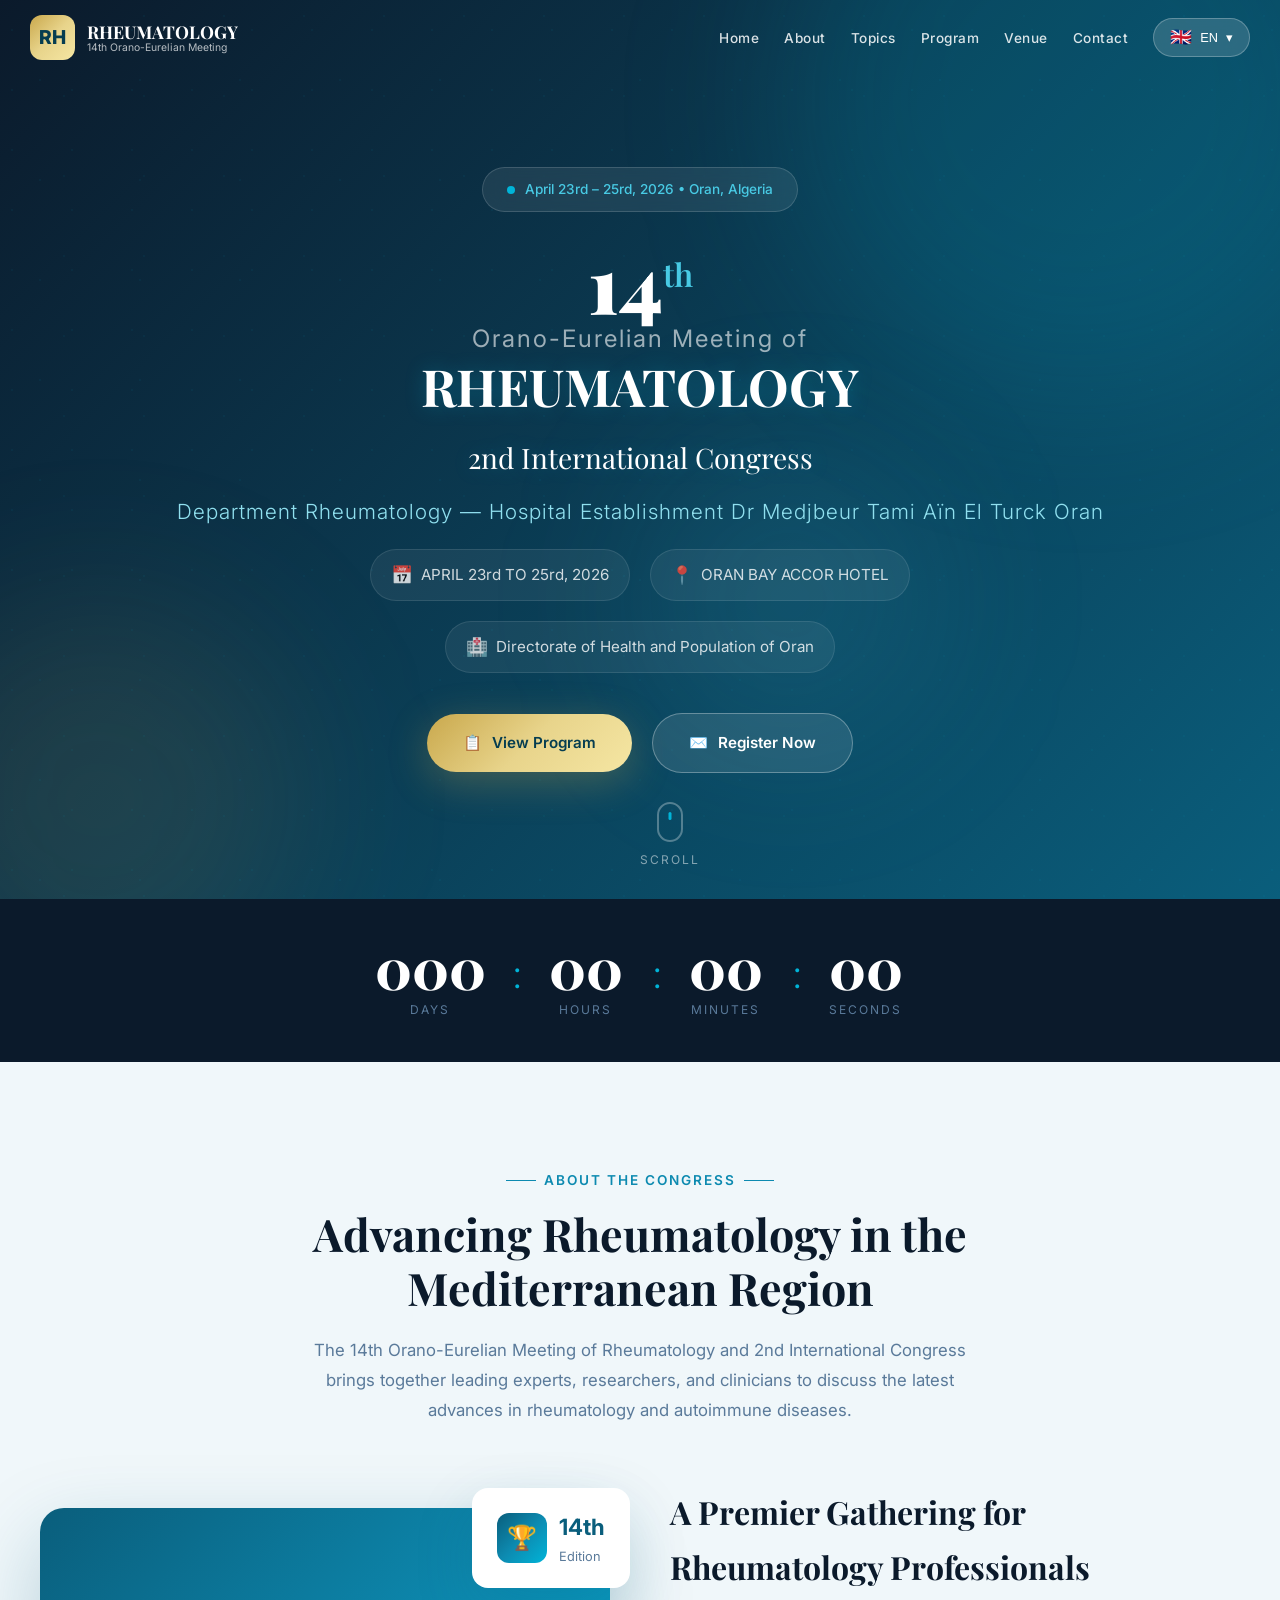
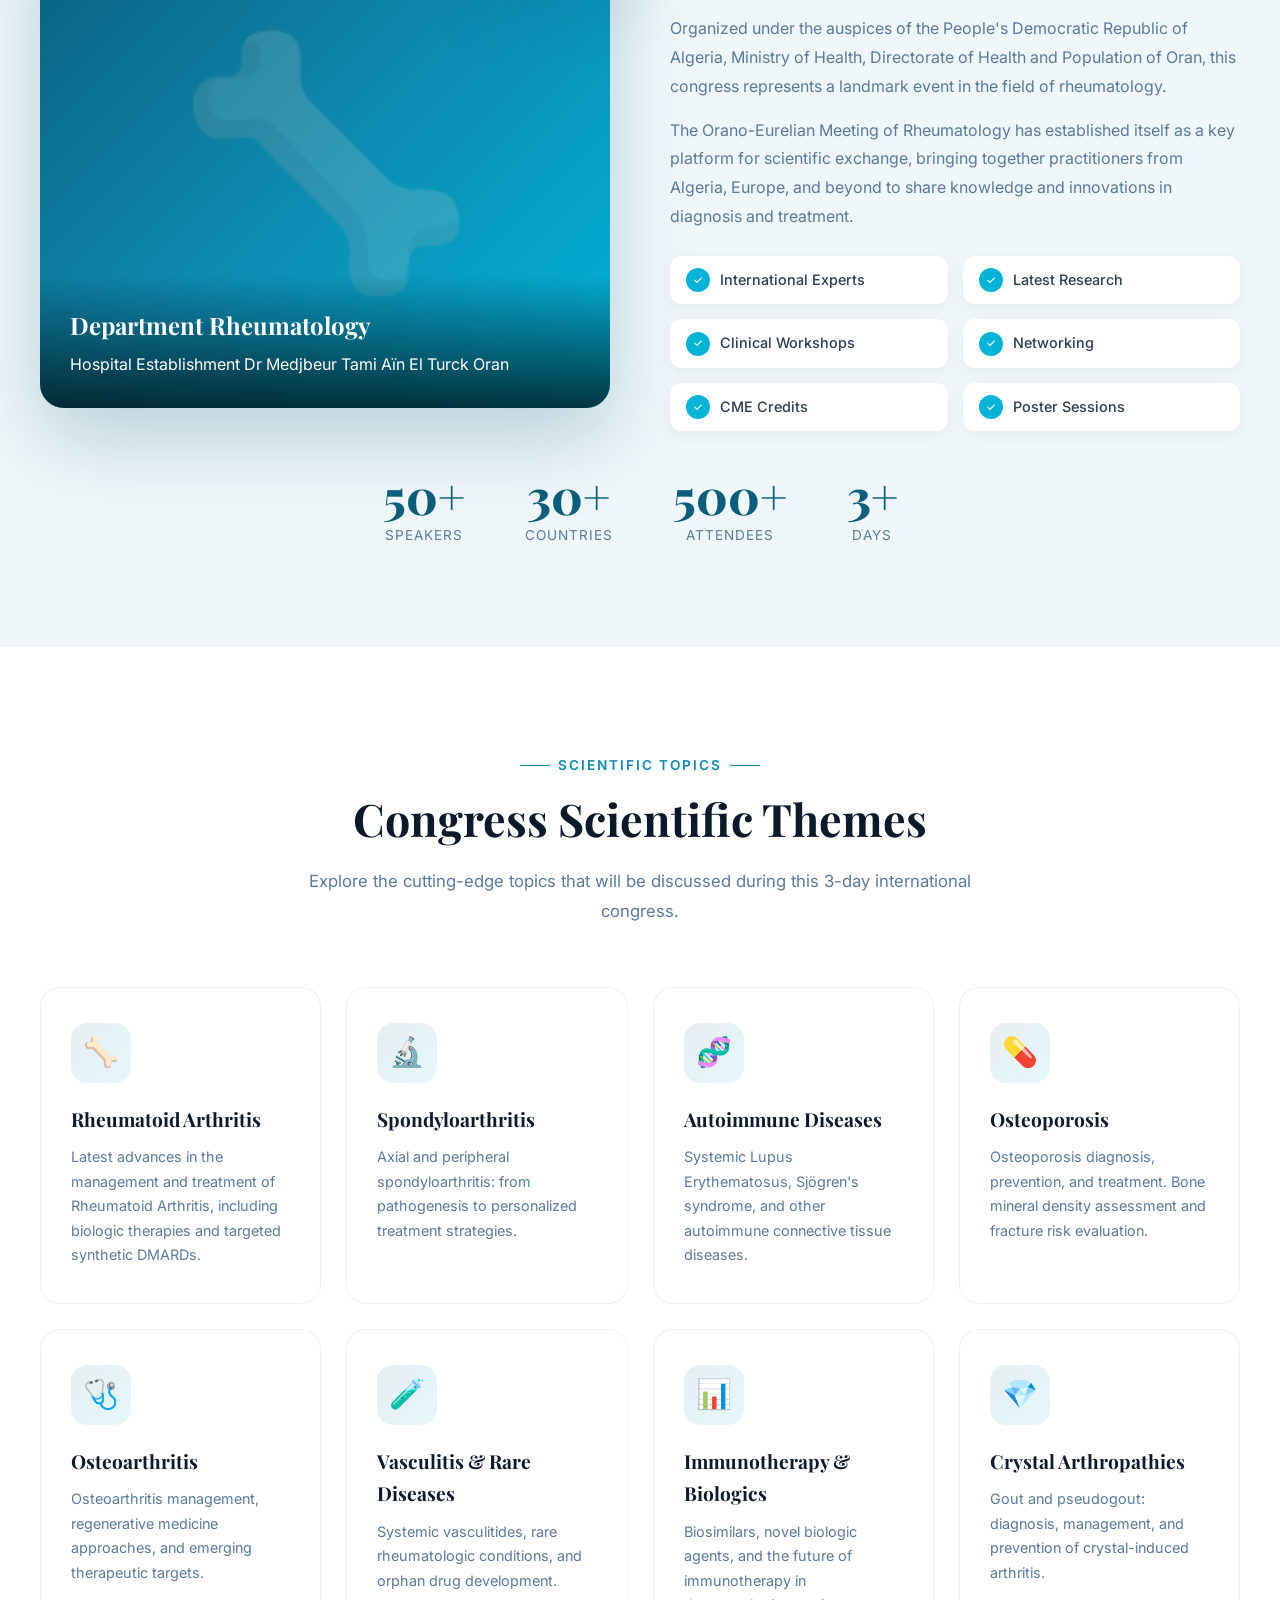
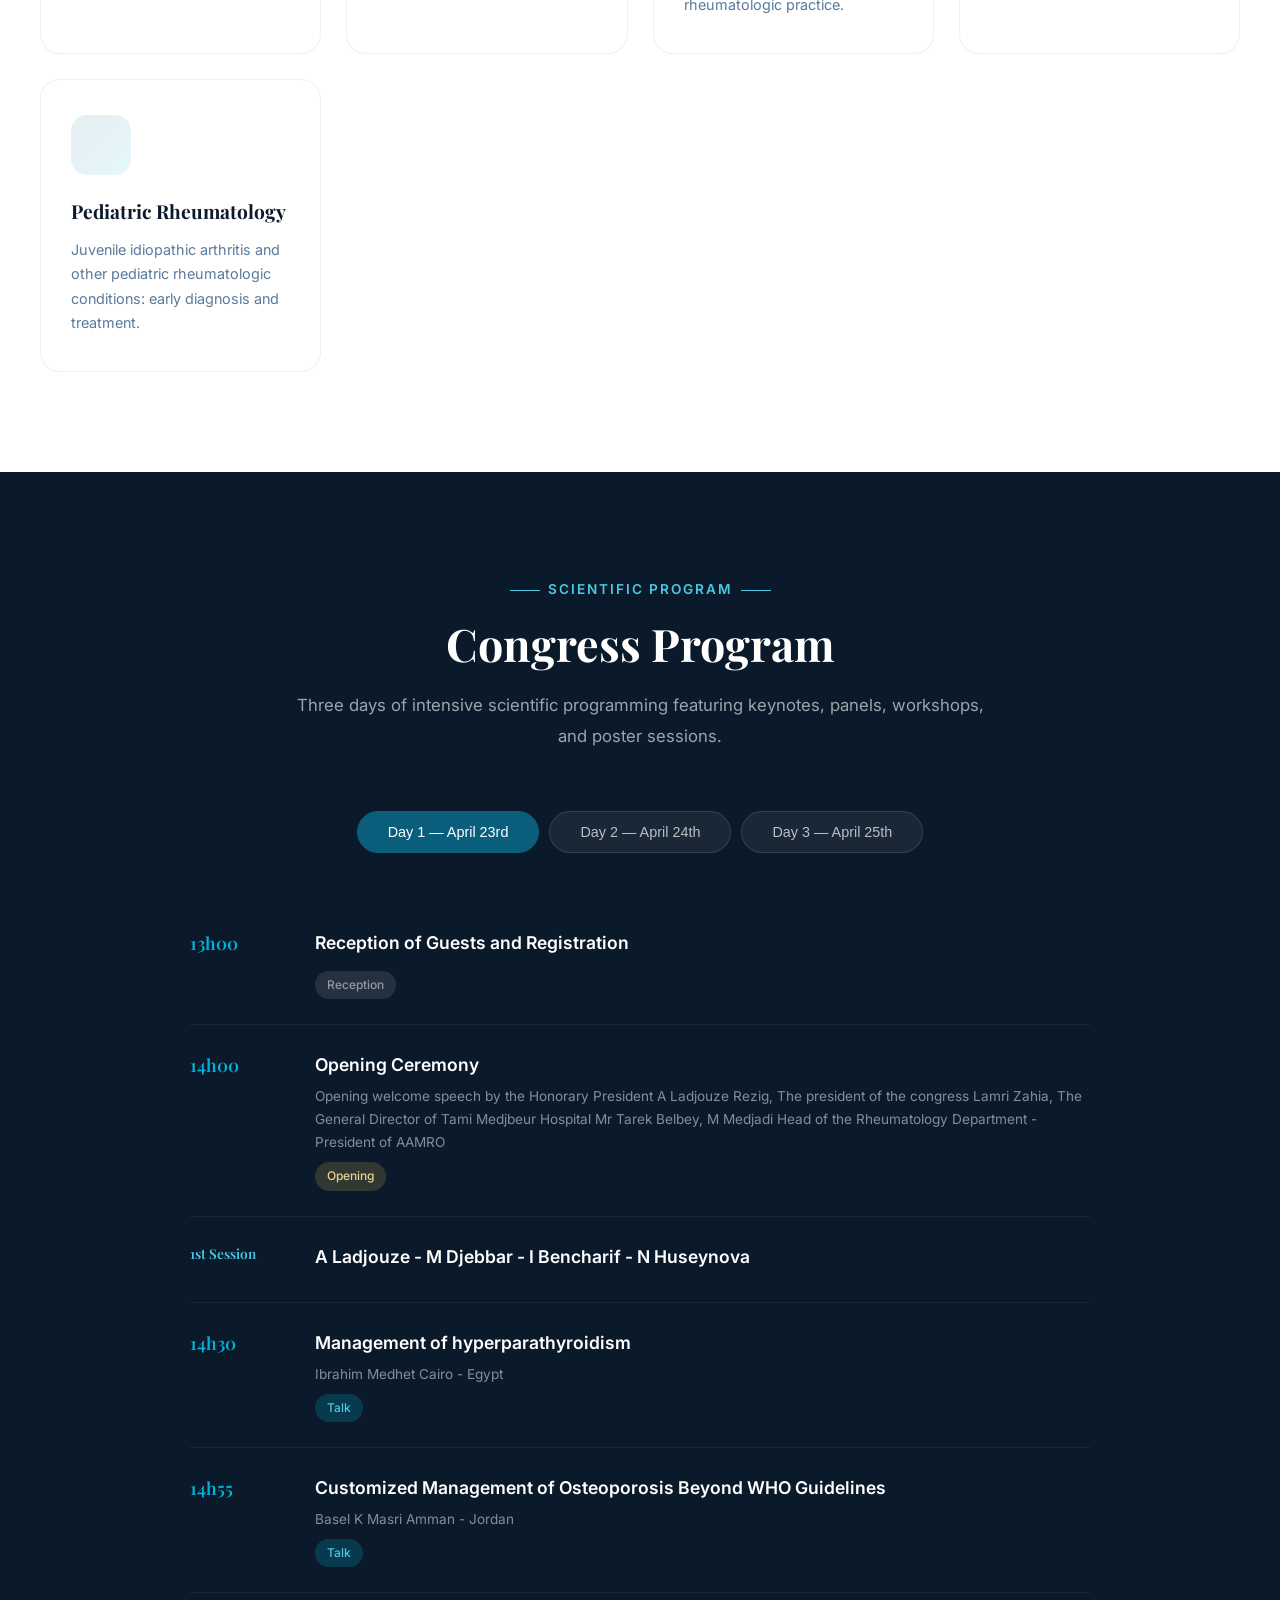
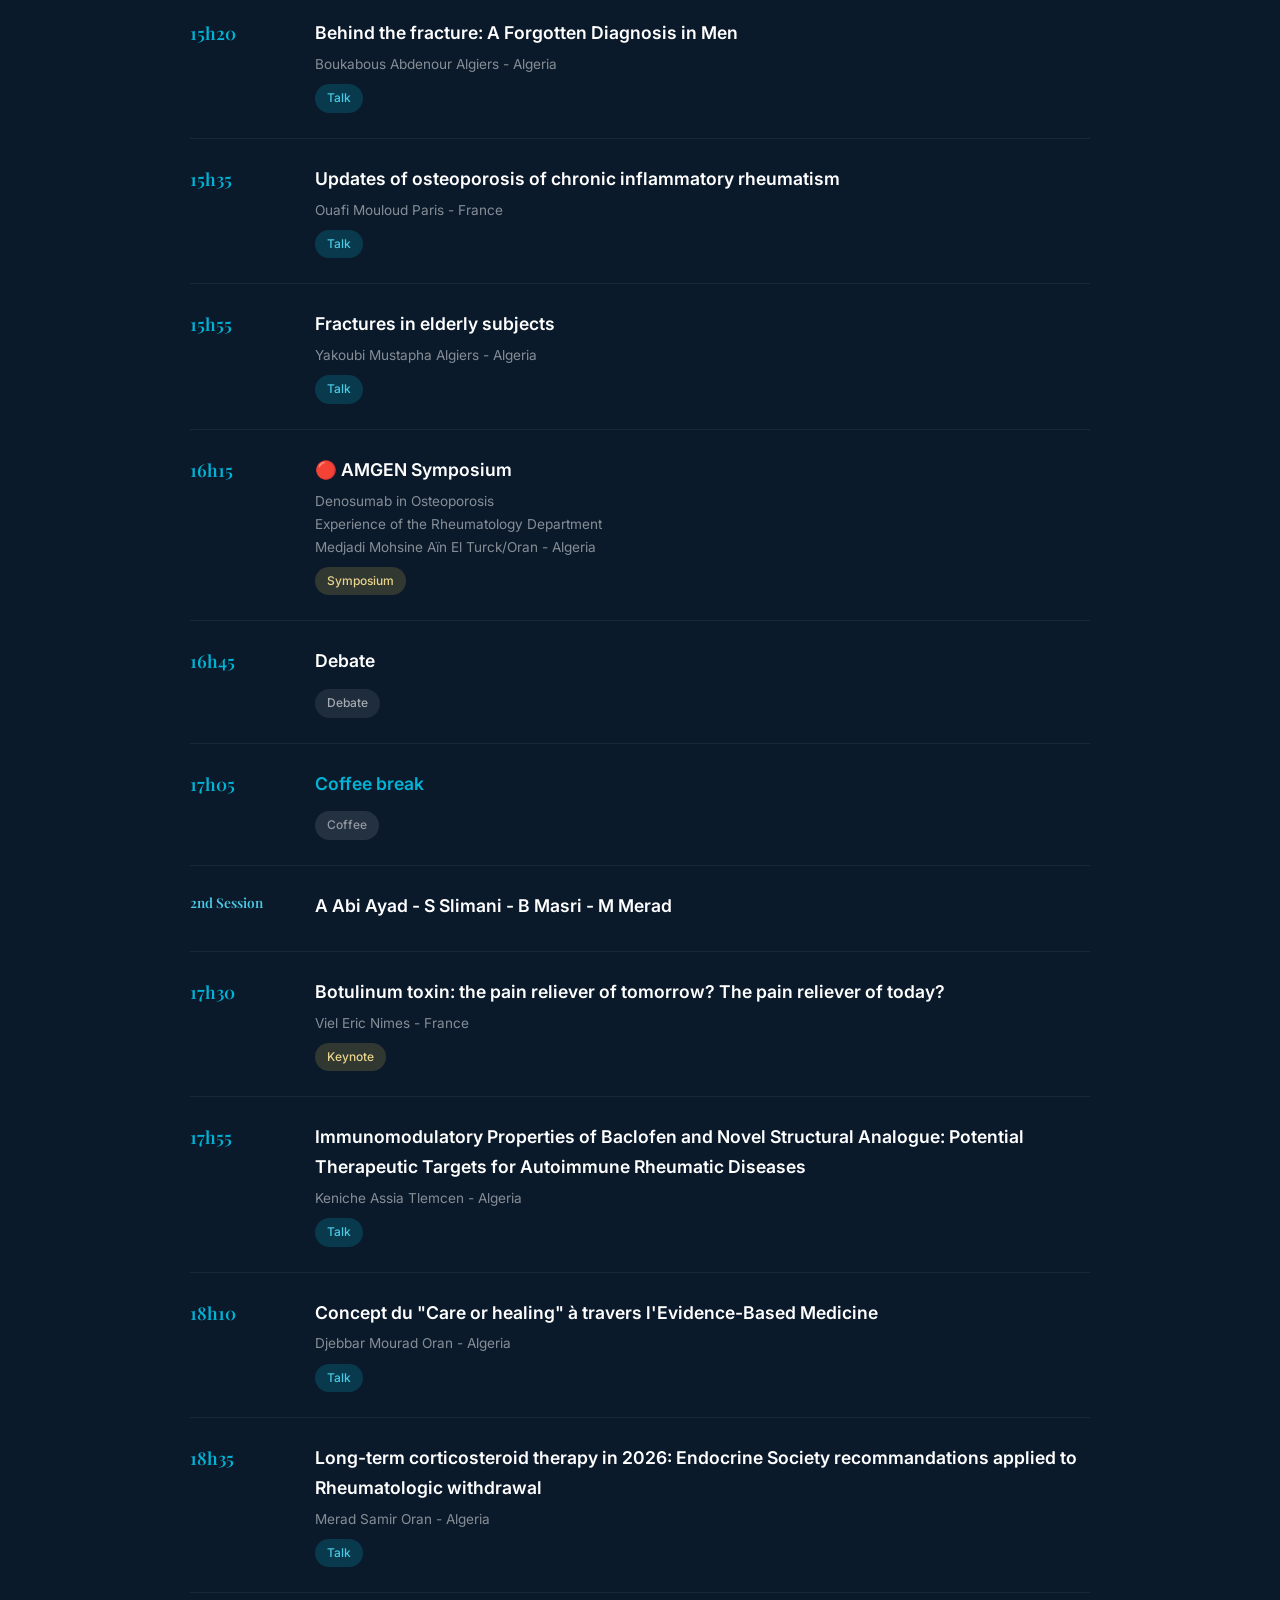
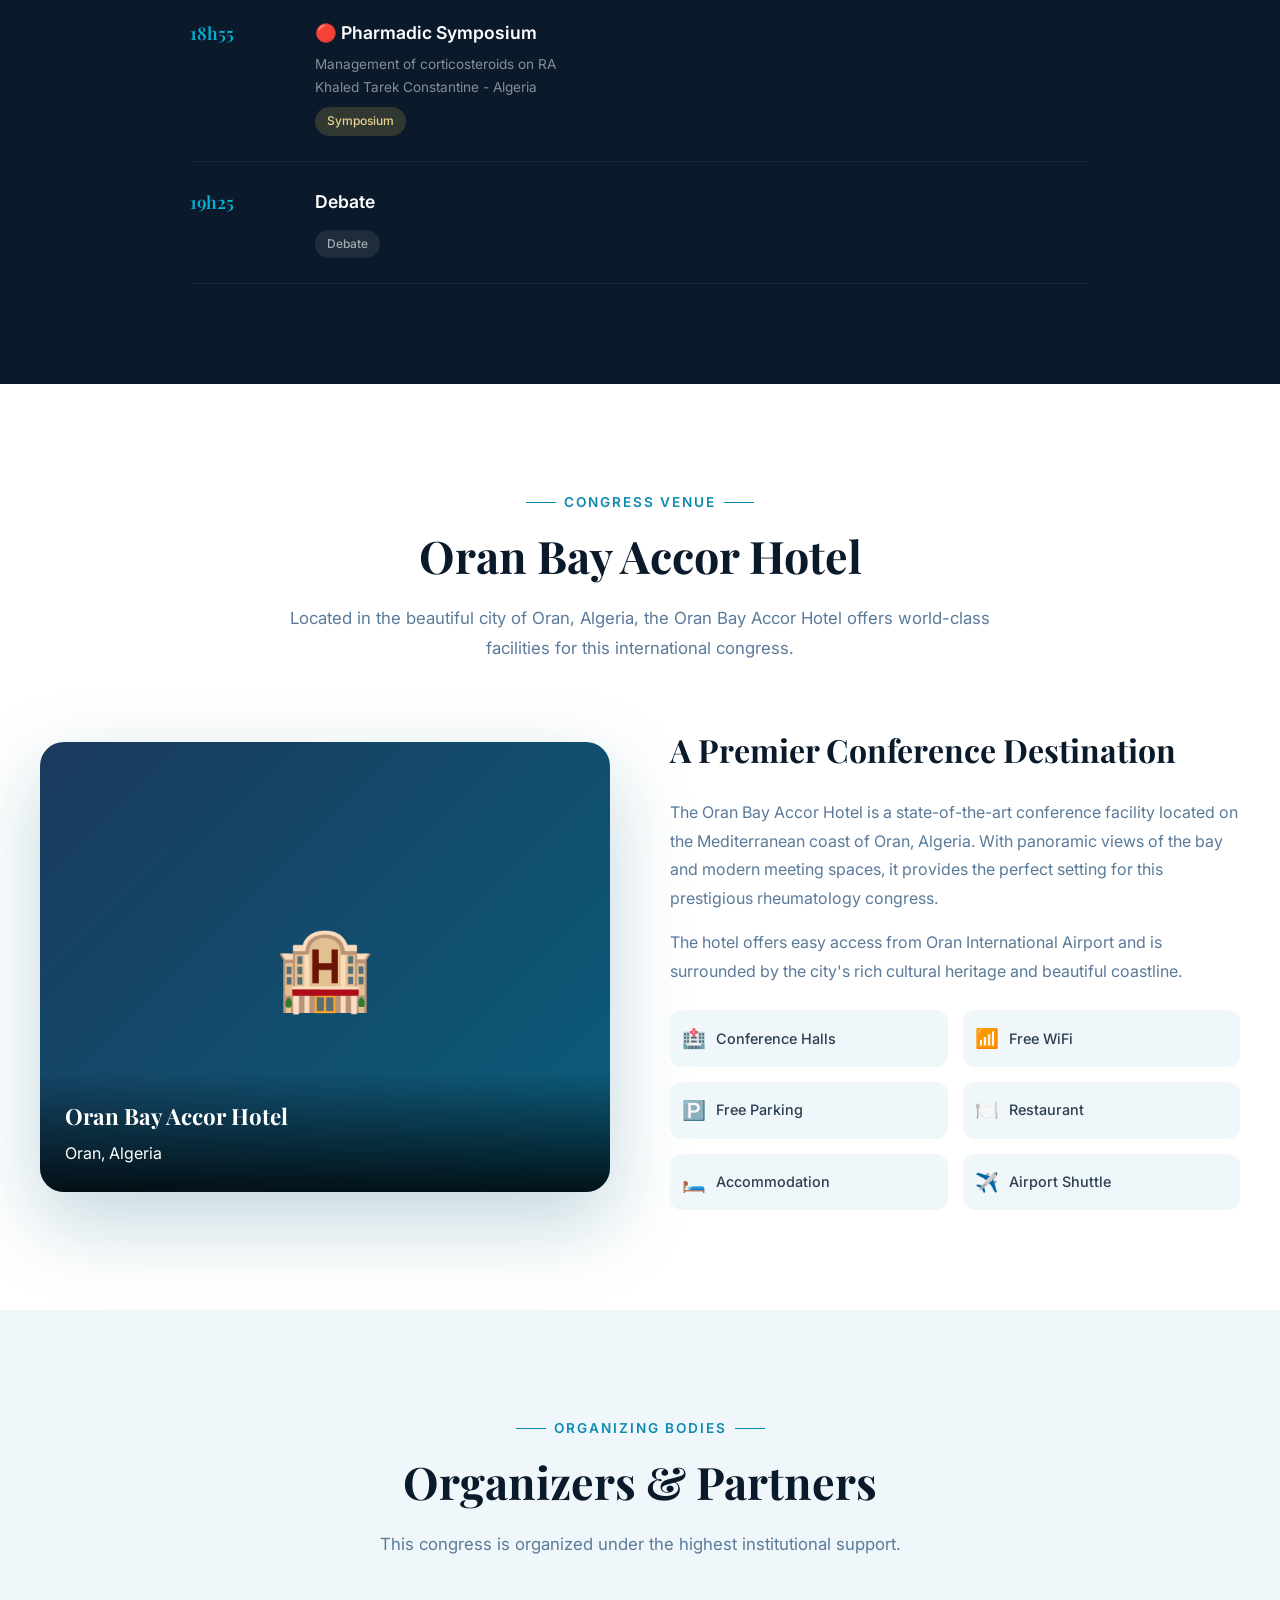
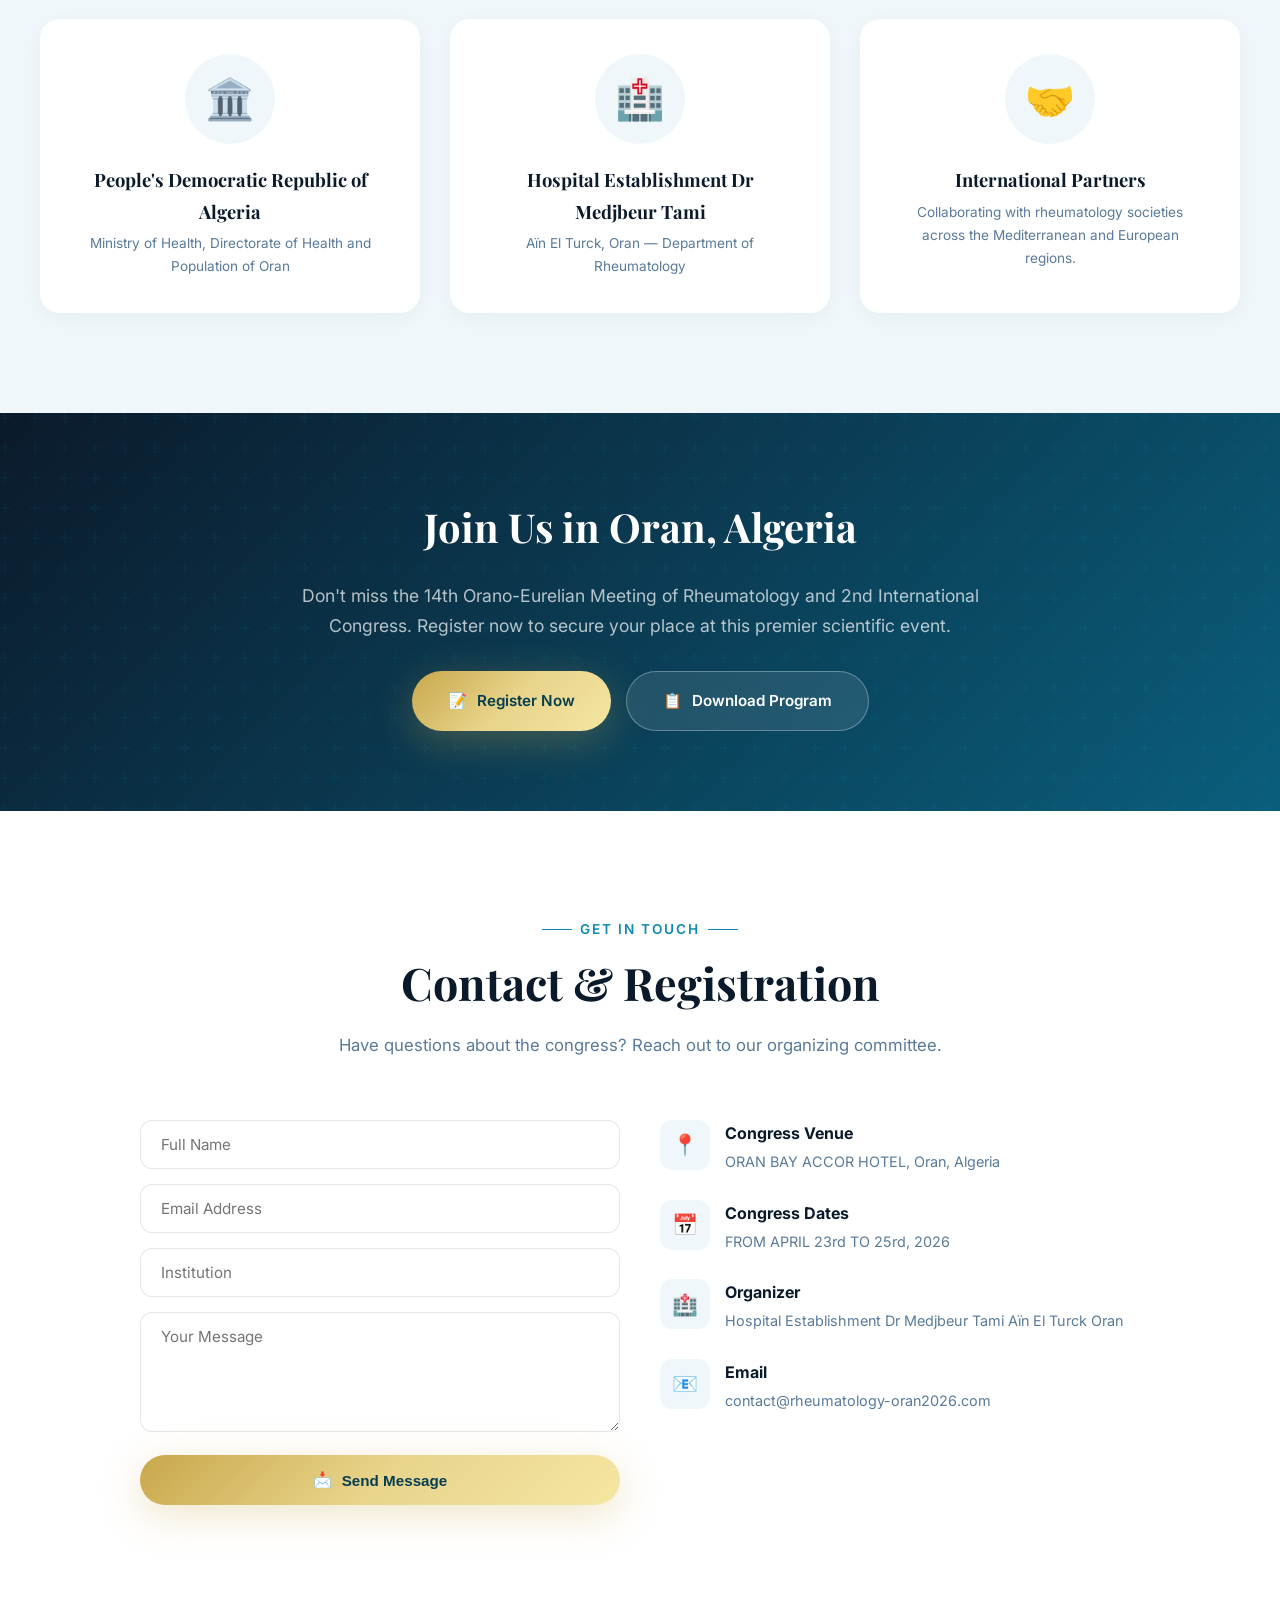
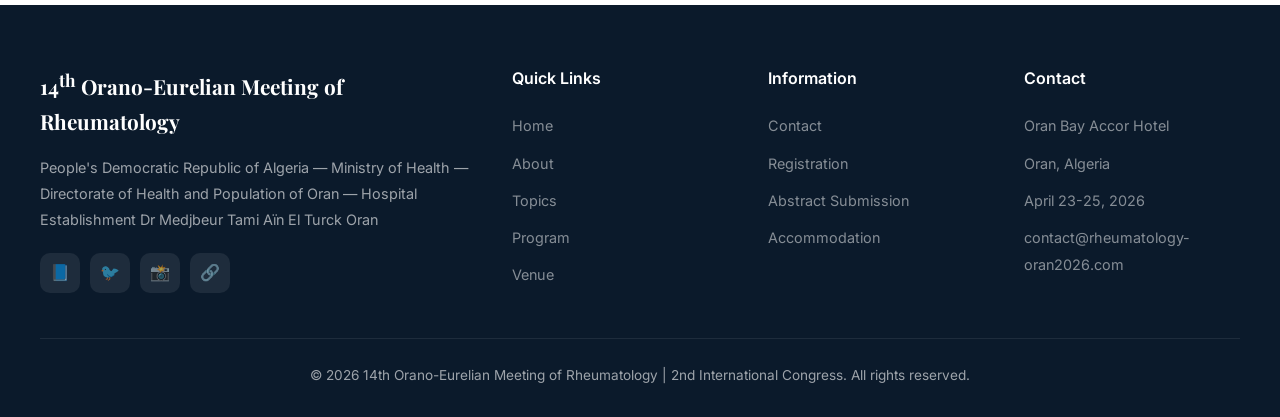
<file: Qwen_html_20260409_6zsz7vvzy.html>
﻿<!DOCTYPE html>
<html lang="en" dir="ltr">
<head>
  <meta charset="UTF-8">
  <meta name="viewport" content="width=device-width, initial-scale=1.0">
  <title>14th Orano-Eurelian Meeting of Rheumatology | 2nd International Congress</title>
  <link href="https://fonts.googleapis.com/css2?family=Playfair+Display:wght@400;600;700;800;900&family=Inter:wght@300;400;500;600;700;800&family=Cormorant+Garamond:wght@400;600;700&family=DM+Sans:wght@300;400;500;600&family=Noto+Sans+Arabic:wght@300;400;500;600;700&family=Noto+Sans+SC:wght@300;400;500;700&display=swap" rel="stylesheet">
  <style>
    :root {
      --primary: #0a5e7c;
      --primary-dark: #063d50;
      --primary-light: #0d8ab0;
      --accent: #00b4d8;
      --accent2: #48cae4;
      --accent3: #90e0ef;
      --gold: #c9a84c;
      --gold-light: #e8d48b;
      --dark: #0b1a2b;
      --dark2: #12263a;
      --text: #2c3e50;
      --text-light: #5a7a9a;
      --white: #ffffff;
      --bg-light: #f0f7fa;
      --gradient1: linear-gradient(135deg, #0a5e7c 0%, #0d8ab0 50%, #00b4d8 100%);
      --gradient2: linear-gradient(135deg, #0b1a2b 0%, #0a5e7c 100%);
      --gradient3: linear-gradient(135deg, #c9a84c 0%, #e8d48b 50%, #f5e6a3 100%);
      --shadow: 0 20px 60px rgba(10,94,124,0.15);
      --shadow-lg: 0 30px 80px rgba(10,94,124,0.25);
    }
    * { margin:0; padding:0; box-sizing:border-box; }
    html { scroll-behavior: smooth; overflow-x: hidden; }
    body {
      font-family: 'Inter', sans-serif;
      color: var(--text);
      background: var(--white);
      overflow-x: hidden;
      line-height: 1.7;
    }
    [dir="rtl"] body { font-family: 'Noto Sans Arabic', 'Inter', sans-serif; }

    /* Preloader */
    #preloader {
      position: fixed; top:0; left:0; width:100%; height:100%;
      background: var(--dark); z-index: 99999;
      display: flex; align-items: center; justify-content: center; flex-direction: column;
      transition: opacity 0.8s ease, visibility 0.8s ease;
    }
    #preloader.hidden { opacity: 0; visibility: hidden; }
    .loader-dna { width: 80px; height: 120px; position: relative; }
    .loader-dna span {
      position: absolute; width: 12px; height: 12px; border-radius: 50%;
      background: var(--accent); animation: dnaAnim 1.5s ease-in-out infinite;
    }
    .loader-dna span:nth-child(1){left:0;animation-delay:0s}
    .loader-dna span:nth-child(2){left:20px;animation-delay:0.15s}
    .loader-dna span:nth-child(3){left:40px;animation-delay:0.3s}
    .loader-dna span:nth-child(4){left:60px;animation-delay:0.45s}
    .loader-dna span:nth-child(5){left:40px;animation-delay:0.6s}
    .loader-dna span:nth-child(6){left:20px;animation-delay:0.75s}
    .loader-dna span:nth-child(7){left:0;animation-delay:0.9s}
    .loader-dna span:nth-child(8){left:20px;animation-delay:1.05s}
    .loader-dna span:nth-child(9){left:40px;animation-delay:1.2s}
    .loader-dna span:nth-child(10){left:60px;animation-delay:1.35s}
    @keyframes dnaAnim {
      0%,100%{transform:translateX(0) scale(1);opacity:0.3}
      50%{transform:translateX(20px) scale(1.3);opacity:1}
    }
    .loader-text { color: var(--accent); font-size: 0.85rem; letter-spacing: 3px; margin-top: 30px; text-transform: uppercase; }

    /* Particles */
    #particles-container { position:fixed;top:0;left:0;width:100%;height:100%;pointer-events:none;z-index:0;overflow:hidden; }
    .particle { position:absolute;border-radius:50%;opacity:0.1;animation:floatParticle linear infinite; }
    @keyframes floatParticle {
      0%{transform:translateY(100vh) rotate(0deg);opacity:0}
      10%{opacity:0.1}90%{opacity:0.1}
      100%{transform:translateY(-100px) rotate(720deg);opacity:0}
    }

    /* Navbar */
    .navbar {
      position:fixed;top:0;width:100%;z-index:1000;padding:15px 0;
      transition:all 0.5s cubic-bezier(0.4,0,0.2,1);background:transparent;
    }
    .navbar.scrolled {
      background:rgba(11,26,43,0.95);backdrop-filter:blur(20px);padding:8px 0;
      box-shadow:0 4px 30px rgba(0,0,0,0.3);
    }
    .nav-container {
      max-width:1400px;margin:0 auto;padding:0 30px;
      display:flex;align-items:center;justify-content:space-between;
    }
    .nav-logo { display:flex;align-items:center;gap:12px;text-decoration:none;color:var(--white); }
    .nav-logo-icon {
      width:45px;height:45px;background:var(--gradient3);border-radius:12px;
      display:flex;align-items:center;justify-content:center;font-size:1.2rem;font-weight:800;color:var(--primary-dark);
    }
    .nav-logo-text { font-family:'Playfair Display',serif;font-weight:700;font-size:1.1rem;line-height:1.2; }
    .nav-logo-text small { font-size:0.65rem;font-weight:400;opacity:0.7;display:block;font-family:'Inter',sans-serif; }
    .nav-links { display:flex;align-items:center;gap:25px;list-style:none; }
    .nav-links a {
      color:rgba(255,255,255,0.85);text-decoration:none;font-size:0.85rem;font-weight:500;
      letter-spacing:0.5px;transition:all 0.3s ease;position:relative;
    }
    .nav-links a::after {
      content:'';position:absolute;bottom:-4px;left:0;width:0;height:2px;
      background:var(--accent);transition:width 0.3s ease;
    }
    .nav-links a:hover{color:var(--white)}
    .nav-links a:hover::after{width:100%}

    /* Lang Switcher */
    .lang-switcher { position:relative; }
    .lang-btn {
      background:rgba(255,255,255,0.15);border:1px solid rgba(255,255,255,0.25);
      color:var(--white);padding:8px 16px;border-radius:25px;cursor:pointer;
      font-size:0.8rem;font-weight:500;display:flex;align-items:center;gap:8px;
      transition:all 0.3s ease;backdrop-filter:blur(10px);
    }
    .lang-btn:hover { background:rgba(255,255,255,0.25); }
    .lang-btn .flag { font-size:1.1rem; }
    .lang-dropdown {
      position:absolute;top:110%;right:0;background:rgba(11,26,43,0.97);
      backdrop-filter:blur(20px);border-radius:16px;padding:10px;min-width:180px;
      opacity:0;visibility:hidden;transform:translateY(-10px);
      transition:all 0.4s cubic-bezier(0.4,0,0.2,1);
      box-shadow:0 20px 60px rgba(0,0,0,0.4);border:1px solid rgba(255,255,255,0.1);z-index:1001;
    }
    .lang-switcher:hover .lang-dropdown, .lang-dropdown.active {
      opacity:1;visibility:visible;transform:translateY(0);
    }
    .lang-option {
      display:flex;align-items:center;gap:10px;padding:10px 14px;border-radius:10px;
      cursor:pointer;transition:all 0.3s ease;color:rgba(255,255,255,0.8);font-size:0.85rem;
    }
    .lang-option:hover { background:rgba(255,255,255,0.1);color:var(--white); }
    .lang-option.active { background:var(--primary);color:var(--white); }
    .lang-option .flag { font-size:1.3rem; }

    /* Mobile Menu */
    .mobile-toggle { display:none;flex-direction:column;gap:5px;cursor:pointer;padding:5px;z-index:1002; }
    .mobile-toggle span { width:28px;height:2px;background:var(--white);transition:all 0.3s ease;border-radius:2px; }
    .mobile-toggle.active span:nth-child(1){transform:rotate(45deg) translate(5px,5px)}
    .mobile-toggle.active span:nth-child(2){opacity:0}
    .mobile-toggle.active span:nth-child(3){transform:rotate(-45deg) translate(5px,-5px)}

    /* Hero */
    .hero {
      min-height:100vh;background:var(--gradient2);position:relative;
      display:flex;align-items:center;justify-content:center;overflow:hidden;
    }
    .hero-bg-pattern {
      position:absolute;top:0;left:0;width:100%;height:100%;opacity:0.05;
      background-image:radial-gradient(circle at 20% 50%,var(--accent) 1px,transparent 1px),radial-gradient(circle at 80% 20%,var(--accent) 1px,transparent 1px),radial-gradient(circle at 40% 80%,var(--accent) 1px,transparent 1px);
      background-size:60px 60px,80px 80px,100px 100px;animation:patternMove 30s linear infinite;
    }
    @keyframes patternMove { 0%{transform:translate(0,0)}100%{transform:translate(60px,60px)} }
    .hero-gradient-orb { position:absolute;border-radius:50%;filter:blur(80px);animation:orbFloat 8s ease-in-out infinite; }
    .hero-gradient-orb:nth-child(1){width:600px;height:600px;background:rgba(0,180,216,0.15);top:-200px;right:-100px;animation-delay:0s}
    .hero-gradient-orb:nth-child(2){width:400px;height:400px;background:rgba(201,168,76,0.1);bottom:-100px;left:-100px;animation-delay:-3s}
    .hero-gradient-orb:nth-child(3){width:300px;height:300px;background:rgba(72,202,228,0.1);top:50%;left:50%;animation-delay:-5s}
    @keyframes orbFloat {
      0%,100%{transform:translate(0,0) scale(1)}
      33%{transform:translate(30px,-30px) scale(1.05)}
      66%{transform:translate(-20px,20px) scale(0.95)}
    }
    .hero-content { position:relative;z-index:10;text-align:center;max-width:1000px;padding:120px 30px 80px; }
    .hero-badge {
      display:inline-flex;align-items:center;gap:10px;background:rgba(255,255,255,0.08);
      border:1px solid rgba(255,255,255,0.15);padding:10px 24px;border-radius:50px;
      color:var(--accent2);font-size:0.85rem;font-weight:500;margin-bottom:30px;
      backdrop-filter:blur(10px);animation:fadeInDown 1s ease 0.5s both;
    }
    .hero-badge .badge-dot { width:8px;height:8px;background:var(--accent);border-radius:50%;animation:pulse 2s ease infinite; }
    @keyframes pulse { 0%,100%{opacity:1;transform:scale(1)}50%{opacity:0.5;transform:scale(1.5)} }
    .hero-edition {
      font-family:'Playfair Display',serif;font-size:5rem;font-weight:900;color:var(--white);
      line-height:1;margin-bottom:5px;animation:fadeInUp 1s ease 0.7s both;position:relative;
    }
    .hero-edition .th { font-size:2rem;vertical-align:super;font-weight:600;color:var(--accent2); }
    .hero-edition .edition-line {
      display:block;font-size:1.5rem;font-weight:400;font-family:'Inter',sans-serif;
      color:rgba(255,255,255,0.6);margin-top:5px;letter-spacing:2px;
    }
    .hero-title {
      font-family:'Playfair Display',serif;font-size:3.2rem;font-weight:700;color:var(--white);
      line-height:1.2;margin-bottom:15px;animation:fadeInUp 1s ease 0.9s both;
    }
    .hero-title .highlight {
      background:linear-gradient(135deg,var(--accent2),var(--accent));
      -webkit-background-clip:text;-webkit-text-fill-color:transparent;background-clip:text;
    }
    .hero-subtitle {
      font-size:1.3rem;color:var(--accent3);font-weight:300;margin-bottom:20px;
      animation:fadeInUp 1s ease 1.1s both;letter-spacing:1px;
    }
    .hero-details {
      display:flex;align-items:center;justify-content:center;gap:20px;flex-wrap:wrap;
      margin-bottom:40px;animation:fadeInUp 1s ease 1.3s both;
    }
    .hero-detail-item {
      display:flex;align-items:center;gap:8px;color:rgba(255,255,255,0.8);font-size:0.95rem;
      background:rgba(255,255,255,0.06);padding:10px 20px;border-radius:30px;border:1px solid rgba(255,255,255,0.1);
    }
    .hero-detail-item .icon { font-size:1.1rem; }
    .hero-cta {
      display:flex;align-items:center;justify-content:center;gap:20px;flex-wrap:wrap;
      animation:fadeInUp 1s ease 1.5s both;
    }
    .btn {
      display:inline-flex;align-items:center;gap:10px;padding:16px 36px;border-radius:50px;
      font-size:0.95rem;font-weight:600;text-decoration:none;transition:all 0.4s cubic-bezier(0.4,0,0.2,1);
      cursor:pointer;border:none;position:relative;overflow:hidden;
    }
    .btn-primary {
      background:var(--gradient3);color:var(--primary-dark);box-shadow:0 10px 40px rgba(201,168,76,0.3);
    }
    .btn-primary:hover { transform:translateY(-3px);box-shadow:0 15px 50px rgba(201,168,76,0.4); }
    .btn-secondary {
      background:rgba(255,255,255,0.1);color:var(--white);border:1px solid rgba(255,255,255,0.3);
      backdrop-filter:blur(10px);
    }
    .btn-secondary:hover { background:rgba(255,255,255,0.2);transform:translateY(-3px); }
    .hero-scroll-indicator {
      position:absolute;bottom:30px;left:50%;transform:translateX(-50%);
      display:flex;flex-direction:column;align-items:center;gap:8px;
      color:rgba(255,255,255,0.5);font-size:0.75rem;letter-spacing:2px;text-transform:uppercase;
      animation:fadeInUp 1s ease 2s both;
    }
    .scroll-mouse { width:26px;height:40px;border:2px solid rgba(255,255,255,0.3);border-radius:13px;position:relative; }
    .scroll-mouse::after {
      content:'';position:absolute;top:8px;left:50%;transform:translateX(-50%);
      width:3px;height:8px;background:var(--accent);border-radius:2px;animation:scrollDown 2s ease infinite;
    }
    @keyframes scrollDown { 0%{transform:translateX(-50%) translateY(0);opacity:1}100%{transform:translateX(-50%) translateY(12px);opacity:0} }
    @keyframes fadeInUp { from{opacity:0;transform:translateY(30px)}to{opacity:1;transform:translateY(0)} }
    @keyframes fadeInDown { from{opacity:0;transform:translateY(-30px)}to{opacity:1;transform:translateY(0)} }

    /* Countdown */
    .countdown-section { background:var(--dark);padding:0;position:relative;z-index:5;margin-top:-1px; }
    .countdown-container { max-width:1000px;margin:0 auto;display:flex;align-items:center;justify-content:center;padding:40px 30px; }
    .countdown-item { text-align:center;padding:0 30px;position:relative; }
    .countdown-item:not(:last-child)::after {
      content:':';position:absolute;right:-5px;top:50%;transform:translateY(-60%);
      font-size:2.5rem;color:var(--accent);font-weight:300;
    }
    .countdown-number {
      font-family:'Playfair Display',serif;font-size:3.5rem;font-weight:800;color:var(--white);
      line-height:1;min-width:80px;display:block;
    }
    .countdown-label { font-size:0.75rem;color:var(--text-light);text-transform:uppercase;letter-spacing:2px;margin-top:8px; }

    /* Sections */
    .section { padding:100px 30px;position:relative;overflow:hidden; }
    .section-header { text-align:center;max-width:700px;margin:0 auto 60px; }
    .section-label {
      display:inline-flex;align-items:center;gap:8px;color:var(--primary-light);
      font-size:0.85rem;font-weight:600;letter-spacing:2px;text-transform:uppercase;margin-bottom:15px;
    }
    .section-label::before,.section-label::after { content:'';width:30px;height:1px;background:var(--primary-light); }
    .section-title {
      font-family:'Playfair Display',serif;font-size:2.8rem;font-weight:700;color:var(--dark);line-height:1.2;margin-bottom:20px;
    }
    .section-desc { color:var(--text-light);font-size:1.05rem;line-height:1.8; }

    /* About */
    .about-section { background:var(--bg-light); }
    .about-grid { max-width:1200px;margin:0 auto;display:grid;grid-template-columns:1fr 1fr;gap:60px;align-items:center; }
    .about-image-wrapper { position:relative; }
    .about-image {
      width:100%;height:500px;background:var(--gradient1);border-radius:24px;
      overflow:hidden;position:relative;box-shadow:var(--shadow-lg);
    }
    .about-image::before {
      content:'🦴';position:absolute;font-size:15rem;opacity:0.15;top:50%;left:50%;transform:translate(-50%,-50%);
    }
    .about-image-overlay {
      position:absolute;bottom:0;left:0;right:0;padding:30px;
      background:linear-gradient(transparent,rgba(0,0,0,0.7));color:var(--white);
    }
    .about-image-overlay h3 { font-family:'Playfair Display',serif;font-size:1.5rem;margin-bottom:5px; }
    .about-float-card {
      position:absolute;top:-20px;right:-20px;background:var(--white);padding:20px 25px;
      border-radius:16px;box-shadow:var(--shadow);display:flex;align-items:center;gap:12px;
      animation:floatCard 4s ease-in-out infinite;
    }
    @keyframes floatCard { 0%,100%{transform:translateY(0)}50%{transform:translateY(-10px)} }
    .about-float-card .card-icon {
      width:50px;height:50px;background:var(--gradient1);border-radius:12px;
      display:flex;align-items:center;justify-content:center;font-size:1.5rem;
    }
    .about-float-card .card-text h4 { font-size:1.4rem;font-weight:700;color:var(--primary); }
    .about-float-card .card-text p { font-size:0.8rem;color:var(--text-light); }
    .about-text h3 { font-family:'Playfair Display',serif;font-size:2rem;color:var(--dark);margin-bottom:20px; }
    .about-text p { color:var(--text-light);margin-bottom:15px;line-height:1.8; }
    .about-features { display:grid;grid-template-columns:1fr 1fr;gap:15px;margin-top:25px; }
    .about-feature {
      display:flex;align-items:center;gap:10px;padding:12px 16px;background:var(--white);
      border-radius:12px;font-size:0.9rem;font-weight:500;box-shadow:0 4px 15px rgba(0,0,0,0.05);
      transition:all 0.3s ease;
    }
    .about-feature:hover { transform:translateX(5px);box-shadow:0 8px 25px rgba(0,0,0,0.1); }
    .about-feature .check {
      width:24px;height:24px;background:var(--accent);border-radius:50%;
      display:flex;align-items:center;justify-content:center;color:var(--white);font-size:0.7rem;flex-shrink:0;
    }

    /* Topics */
    .topics-section { background:var(--white); }
    .topics-grid { max-width:1200px;margin:0 auto;display:grid;grid-template-columns:repeat(auto-fit,minmax(280px,1fr));gap:25px; }
    .topic-card {
      background:var(--white);border-radius:20px;padding:35px 30px;border:1px solid rgba(0,0,0,0.06);
      transition:all 0.5s cubic-bezier(0.4,0,0.2,1);position:relative;overflow:hidden;cursor:pointer;
    }
    .topic-card::before {
      content:'';position:absolute;top:0;left:0;width:100%;height:4px;
      background:var(--gradient1);transform:scaleX(0);transition:transform 0.5s ease;transform-origin:left;
    }
    .topic-card:hover::before { transform:scaleX(1); }
    .topic-card:hover { transform:translateY(-8px);box-shadow:var(--shadow);border-color:transparent; }
    .topic-icon {
      width:60px;height:60px;background:linear-gradient(135deg,rgba(10,94,124,0.1),rgba(0,180,216,0.1));
      border-radius:16px;display:flex;align-items:center;justify-content:center;font-size:1.8rem;
      margin-bottom:20px;transition:all 0.3s ease;
    }
    .topic-card:hover .topic-icon { background:var(--gradient1);transform:scale(1.1); }
    .topic-card h3 { font-family:'Playfair Display',serif;font-size:1.2rem;color:var(--dark);margin-bottom:10px; }
    .topic-card p { color:var(--text-light);font-size:0.9rem;line-height:1.7; }

    /* Program */
    .program-section { background:var(--dark);color:var(--white); }
    .program-section .section-title { color:var(--white); }
    .program-section .section-desc { color:rgba(255,255,255,0.6); }
    .program-section .section-label { color:var(--accent2); }
    .program-section .section-label::before,.program-section .section-label::after { background:var(--accent2); }
    .program-tabs { display:flex;justify-content:center;gap:10px;margin-bottom:50px;flex-wrap:wrap; }
    .program-tab {
      padding:12px 30px;border-radius:50px;background:rgba(255,255,255,0.06);
      border:1px solid rgba(255,255,255,0.12);color:rgba(255,255,255,0.7);cursor:pointer;
      font-size:0.9rem;font-weight:500;transition:all 0.3s ease;
    }
    .program-tab:hover,.program-tab.active { background:var(--primary);border-color:var(--primary);color:var(--white); }
    .program-timeline { max-width:900px;margin:0 auto;position:relative; }
    .program-day { display:none; }
    .program-day.active { display:block;animation:fadeInUp 0.5s ease; }
    .timeline-item {
      display:flex;gap:25px;padding:25px 0;border-bottom:1px solid rgba(255,255,255,0.06);transition:all 0.3s ease;
    }
    .timeline-item:hover { padding-left:10px; }
    .timeline-time {
      flex-shrink:0;width:100px;font-family:'Playfair Display',serif;font-size:1.1rem;
      font-weight:600;color:var(--accent);
    }
    .timeline-content { flex:1; }
    .timeline-content h4 { font-size:1.1rem;font-weight:600;margin-bottom:5px;color:var(--white); }
    .timeline-content p { color:rgba(255,255,255,0.5);font-size:0.85rem; }
    .timeline-tag {
      display:inline-block;padding:4px 12px;border-radius:20px;font-size:0.75rem;font-weight:500;margin-top:8px;
    }
    .tag-keynote { background:rgba(201,168,76,0.2);color:var(--gold-light); }
    .tag-panel { background:rgba(0,180,216,0.2);color:var(--accent2); }
    .tag-workshop { background:rgba(72,202,228,0.2);color:var(--accent3); }
    .tag-break { background:rgba(255,255,255,0.1);color:rgba(255,255,255,0.5); }
    .tag-symposium { background:rgba(201,168,76,0.2);color:var(--gold-light); }
    .tag-debate { background:rgba(255,255,255,0.08);color:rgba(255,255,255,0.6); }

    /* Venue */
    .venue-section { background:var(--white); }
    .venue-container { max-width:1200px;margin:0 auto;display:grid;grid-template-columns:1fr 1fr;gap:60px;align-items:center; }
    .venue-map {
      height:450px;background:linear-gradient(135deg,#1a3a5c,#0a5e7c);border-radius:24px;
      overflow:hidden;position:relative;box-shadow:var(--shadow-lg);
    }
    .venue-map::after { content:'🏨';position:absolute;font-size:5rem;top:50%;left:50%;transform:translate(-50%,-50%); }
    .venue-map-overlay {
      position:absolute;bottom:0;left:0;right:0;padding:25px;
      background:linear-gradient(transparent,rgba(0,0,0,0.8));color:var(--white);
    }
    .venue-map-overlay h3 { font-family:'Playfair Display',serif;font-size:1.4rem;margin-bottom:5px; }
    .venue-info h3 { font-family:'Playfair Display',serif;font-size:2rem;color:var(--dark);margin-bottom:20px; }
    .venue-info p { color:var(--text-light);margin-bottom:15px;line-height:1.8; }
    .venue-amenities { display:grid;grid-template-columns:1fr 1fr;gap:15px;margin-top:25px; }
    .amenity {
      display:flex;align-items:center;gap:10px;padding:12px;background:var(--bg-light);
      border-radius:12px;font-size:0.9rem;font-weight:500;
    }
    .amenity .icon { font-size:1.2rem; }

    /* Organizers */
    .organizers-section { background:var(--bg-light); }
    .organizers-grid { max-width:1200px;margin:0 auto;display:grid;grid-template-columns:repeat(auto-fit,minmax(300px,1fr));gap:30px; }
    .organizer-card {
      background:var(--white);border-radius:20px;padding:35px;text-align:center;
      transition:all 0.4s ease;box-shadow:0 5px 20px rgba(0,0,0,0.04);
    }
    .organizer-card:hover { transform:translateY(-5px);box-shadow:var(--shadow); }
    .organizer-logo {
      width:90px;height:90px;background:var(--bg-light);border-radius:50%;
      margin:0 auto 20px;display:flex;align-items:center;justify-content:center;font-size:2.5rem;
    }
    .organizer-card h3 { font-family:'Playfair Display',serif;font-size:1.15rem;color:var(--dark);margin-bottom:5px; }
    .organizer-card p { color:var(--text-light);font-size:0.85rem;line-height:1.7; }

    /* CTA */
    .cta-section {
      background:var(--gradient2);padding:80px 30px;text-align:center;position:relative;overflow:hidden;
    }
    .cta-section::before {
      content:'';position:absolute;top:0;left:0;width:100%;height:100%;
      background:url("data:image/svg+xml,%3Csvg width='60' height='60' viewBox='0 0 60 60' xmlns='http://www.w3.org/2000/svg'%3E%3Cg fill='none' fill-rule='evenodd'%3E%3Cg fill='%2300b4d8' fill-opacity='0.05'%3E%3Cpath d='M36 34v-4h-2v4h-4v2h4v4h2v-4h4v-2h-4zm0-30V0h-2v4h-4v2h4v4h2V6h4V4h-4zM6 34v-4H4v4H0v2h4v4h2v-4h4v-2H6zM6 4V0H4v4H0v2h4v4h2V6h4V4H6z'/%3E%3C/g%3E%3C/g%3E%3C/svg%3E");
    }
    .cta-content { position:relative;z-index:2;max-width:700px;margin:0 auto; }
    .cta-content h2 { font-family:'Playfair Display',serif;font-size:2.5rem;color:var(--white);margin-bottom:20px; }
    .cta-content p { color:rgba(255,255,255,0.7);font-size:1.1rem;margin-bottom:30px; }

    /* Footer */
    .footer { background:var(--dark);color:rgba(255,255,255,0.6);padding:60px 30px 30px; }
    .footer-container { max-width:1200px;margin:0 auto;display:grid;grid-template-columns:2fr 1fr 1fr 1fr;gap:40px;margin-bottom:40px; }
    .footer-brand h3 { font-family:'Playfair Display',serif;color:var(--white);font-size:1.3rem;margin-bottom:15px; }
    .footer-brand p { font-size:0.9rem;line-height:1.8;margin-bottom:20px; }
    .footer-social { display:flex;gap:10px; }
    .footer-social a {
      width:40px;height:40px;background:rgba(255,255,255,0.08);border-radius:10px;
      display:flex;align-items:center;justify-content:center;color:rgba(255,255,255,0.6);
      text-decoration:none;transition:all 0.3s ease;
    }
    .footer-social a:hover { background:var(--primary);color:var(--white); }
    .footer-col h4 { color:var(--white);font-size:1rem;margin-bottom:20px;font-weight:600; }
    .footer-col ul { list-style:none; }
    .footer-col ul li { margin-bottom:10px; }
    .footer-col ul li a {
      color:rgba(255,255,255,0.5);text-decoration:none;font-size:0.9rem;transition:all 0.3s ease;
    }
    .footer-col ul li a:hover { color:var(--accent);padding-left:5px; }
    .footer-bottom {
      border-top:1px solid rgba(255,255,255,0.08);padding-top:25px;text-align:center;
      font-size:0.85rem;max-width:1200px;margin:0 auto;
    }

    /* Back to top */
    .back-to-top {
      position:fixed;bottom:30px;right:30px;width:50px;height:50px;background:var(--gradient1);
      border-radius:50%;display:flex;align-items:center;justify-content:center;color:var(--white);
      font-size:1.2rem;cursor:pointer;opacity:0;visibility:hidden;transform:translateY(20px);
      transition:all 0.4s ease;z-index:999;box-shadow:0 5px 20px rgba(10,94,124,0.3);border:none;
    }
    .back-to-top.visible { opacity:1;visibility:visible;transform:translateY(0); }
    .back-to-top:hover { transform:translateY(-5px);box-shadow:0 10px 30px rgba(10,94,124,0.4); }

    /* Reveal animations */
    .reveal { opacity:0;transform:translateY(40px);transition:all 0.8s cubic-bezier(0.4,0,0.2,1); }
    .reveal.visible { opacity:1;transform:translateY(0); }
    .reveal-left { opacity:0;transform:translateX(-40px);transition:all 0.8s cubic-bezier(0.4,0,0.2,1); }
    .reveal-left.visible { opacity:1;transform:translateX(0); }
    .reveal-right { opacity:0;transform:translateX(40px);transition:all 0.8s cubic-bezier(0.4,0,0.2,1); }
    .reveal-right.visible { opacity:1;transform:translateX(0); }
    .stagger-1{transition-delay:0.1s}
    .stagger-2{transition-delay:0.2s}
    .stagger-3{transition-delay:0.3s}
    .stagger-4{transition-delay:0.4s}
    .stagger-5{transition-delay:0.5s}
    .stagger-6{transition-delay:0.6s}

    .glow-text { text-shadow:0 0 20px rgba(0,180,216,0.3); }

    /* Stats */
    .stats-row { display:flex;justify-content:center;gap:60px;flex-wrap:wrap;margin-top:40px; }
    .stat-item { text-align:center; }
    .stat-number { font-family:'Playfair Display',serif;font-size:3rem;font-weight:800;color:var(--primary);line-height:1; }
    .stat-label { font-size:0.85rem;color:var(--text-light);margin-top:5px;text-transform:uppercase;letter-spacing:1px; }

    /* Contact */
    .contact-grid { max-width:1000px;margin:0 auto;display:grid;grid-template-columns:1fr 1fr;gap:40px; }
    .contact-form input,.contact-form textarea {
      width:100%;padding:14px 20px;border:1px solid rgba(0,0,0,0.1);border-radius:12px;
      font-family:inherit;font-size:0.95rem;margin-bottom:15px;transition:all 0.3s ease;background:var(--white);
    }
    .contact-form input:focus,.contact-form textarea:focus {
      outline:none;border-color:var(--accent);box-shadow:0 0 0 3px rgba(0,180,216,0.1);
    }
    .contact-form textarea { height:120px;resize:vertical; }
    .contact-form .btn { width:100%;justify-content:center; }
    .contact-info-item { display:flex;gap:15px;margin-bottom:25px;align-items:flex-start; }
    .contact-info-item .icon {
      width:50px;height:50px;background:var(--bg-light);border-radius:12px;
      display:flex;align-items:center;justify-content:center;font-size:1.3rem;flex-shrink:0;
    }
    .contact-info-item h4 { font-size:1rem;color:var(--dark);margin-bottom:3px; }
    .contact-info-item p { color:var(--text-light);font-size:0.9rem; }

    /* Responsive */
    @media(max-width:1024px){
      .about-grid,.venue-container,.contact-grid { grid-template-columns:1fr; }
      .footer-container { grid-template-columns:1fr 1fr; }
      .hero-edition{font-size:3.5rem}
      .hero-title{font-size:2.4rem}
    }
    @media(max-width:768px){
      .nav-links{display:none}
      .mobile-toggle{display:flex}
      .nav-links.mobile-open {
        display:flex;flex-direction:column;position:fixed;top:0;left:0;width:100%;height:100vh;
        background:rgba(11,26,43,0.98);backdrop-filter:blur(20px);align-items:center;justify-content:center;
        gap:25px;z-index:1001;
      }
      .nav-links.mobile-open a{font-size:1.2rem}
      .hero-edition{font-size:2.8rem}
      .hero-title{font-size:1.8rem}
      .hero-subtitle{font-size:1rem}
      .section-title{font-size:2rem}
      .countdown-item{padding:0 12px}
      .countdown-number{font-size:2.2rem}
      .countdown-item:not(:last-child)::after{font-size:1.8rem}
      .about-features{grid-template-columns:1fr}
      .venue-amenities{grid-template-columns:1fr}
      .footer-container{grid-template-columns:1fr}
      .hero-cta{flex-direction:column}
      .btn{width:100%;justify-content:center}
      .program-tabs{gap:6px}
      .program-tab{padding:8px 16px;font-size:0.8rem}
      .timeline-time{width:70px;font-size:0.95rem}
      .timeline-item{gap:15px}
    }
    @media(max-width:480px){
      .hero-edition{font-size:2.2rem}
      .hero-title{font-size:1.4rem}
      .section{padding:60px 20px}
      .section-title{font-size:1.6rem}
      .hero-details{flex-direction:column}
      .countdown-item{padding:0 8px}
      .countdown-number{font-size:1.8rem;min-width:50px}
      .stats-row{gap:30px}
    }
  </style>
</head>
<body>

<!-- Preloader -->
<div id="preloader">
  <div class="loader-dna">
    <span></span><span></span><span></span><span></span><span></span>
    <span></span><span></span><span></span><span></span><span></span>
  </div>
  <div class="loader-text">Loading Congress...</div>
</div>

<!-- Particles -->
<div id="particles-container"></div>

<!-- Navbar -->
<nav class="navbar" id="navbar">
  <div class="nav-container">
    <a href="#" class="nav-logo">
      <div class="nav-logo-icon">RH</div>
      <div class="nav-logo-text">
        RHEUMATOLOGY
        <small data-i18n="nav_subtitle">14th Orano-Eurelian Meeting</small>
      </div>
    </a>
    <ul class="nav-links" id="navLinks">
      <li><a href="#home" data-i18n="nav_home">Home</a></li>
      <li><a href="#about" data-i18n="nav_about">About</a></li>
      <li><a href="#topics" data-i18n="nav_topics">Topics</a></li>
      <li><a href="#program" data-i18n="nav_program">Program</a></li>
      <li><a href="#venue" data-i18n="nav_venue">Venue</a></li>
      <li><a href="#contact" data-i18n="nav_contact">Contact</a></li>
      <li>
        <div class="lang-switcher">
          <button class="lang-btn" id="langBtn">
            <span class="flag">🇬🇧</span>
            <span>EN</span>
            <span>▾</span>
          </button>
          <div class="lang-dropdown" id="langDropdown">
            <div class="lang-option active" data-lang="en" data-flag="🇬">
              <span class="flag">🇬🇧</span>
              <span class="lang-name">English</span>
            </div>
            <div class="lang-option" data-lang="fr" data-flag="🇫🇷">
              <span class="flag">🇫🇷</span>
              <span class="lang-name">Français</span>
            </div>
          </div>
        </div>
      </li>
    </ul>
    <div class="mobile-toggle" id="mobileToggle">
      <span></span><span></span><span></span>
    </div>
  </div>
</nav>

<!-- Hero -->
<section class="hero" id="home">
  <div class="hero-gradient-orb"></div>
  <div class="hero-gradient-orb"></div>
  <div class="hero-gradient-orb"></div>
  <div class="hero-bg-pattern"></div>
  <div class="hero-content">
    <div class="hero-badge">
      <span class="badge-dot"></span>
      <span data-i18n="hero_badge">April 23rd – 25rd, 2026 • Oran, Algeria</span>
    </div>
    <div class="hero-edition">
      <span>14</span><span class="th">th</span>
      <span class="edition-line" data-i18n="hero_edition_line">Orano-Eurelian Meeting of</span>
    </div>
    <h1 class="hero-title glow-text">
      <span data-i18n="hero_title_highlight">RHEUMATOLOGY</span><br>
      <span style="font-size:0.55em;font-weight:400;" data-i18n="hero_title_sub">2nd International Congress</span>
    </h1>
    <p class="hero-subtitle" data-i18n="hero_subtitle">
      Department Rheumatology — Hospital Establishment Dr Medjbeur Tami Aïn El Turck Oran
    </p>
    <div class="hero-details">
      <div class="hero-detail-item">
        <span class="icon">📅</span>
        <span>APRIL 23rd TO 25rd, 2026</span>
      </div>
      <div class="hero-detail-item">
        <span class="icon">📍</span>
        <span>ORAN BAY ACCOR HOTEL</span>
      </div>
      <div class="hero-detail-item">
        <span class="icon">🏥</span>
        <span data-i18n="hero_organizer">Directorate of Health and Population of Oran</span>
      </div>
    </div>
    <div class="hero-cta">
      <a href="#program" class="btn btn-primary">
        <span>📋</span>
        <span data-i18n="btn_program">View Program</span>
      </a>
      <a href="#contact" class="btn btn-secondary">
        <span>✉️</span>
        <span data-i18n="btn_register">Register Now</span>
      </a>
    </div>
  </div>
  <div class="hero-scroll-indicator">
    <div class="scroll-mouse"></div>
    <span>Scroll</span>
  </div>
</section>

<!-- Countdown -->
<section class="countdown-section">
  <div class="countdown-container">
    <div class="countdown-item">
      <span class="countdown-number" id="countdown-days">000</span>
      <span class="countdown-label" data-i18n="countdown_days">Days</span>
    </div>
    <div class="countdown-item">
      <span class="countdown-number" id="countdown-hours">00</span>
      <span class="countdown-label" data-i18n="countdown_hours">Hours</span>
    </div>
    <div class="countdown-item">
      <span class="countdown-number" id="countdown-minutes">00</span>
      <span class="countdown-label" data-i18n="countdown_minutes">Minutes</span>
    </div>
    <div class="countdown-item">
      <span class="countdown-number" id="countdown-seconds">00</span>
      <span class="countdown-label" data-i18n="countdown_seconds">Seconds</span>
    </div>
  </div>
</section>

<!-- About -->
<section class="section about-section" id="about">
  <div class="section-header reveal">
    <div class="section-label" data-i18n="about_label">About The Congress</div>
    <h2 class="section-title" data-i18n="about_title">Advancing Rheumatology in the Mediterranean Region</h2>
    <p class="section-desc" data-i18n="about_desc">
      The 14th Orano-Eurelian Meeting of Rheumatology and 2nd International Congress brings together leading experts, researchers, and clinicians to discuss the latest advances in rheumatology and autoimmune diseases.
    </p>
  </div>
  <div class="about-grid">
    <div class="about-image-wrapper reveal-left">
      <div class="about-image">
        <div class="about-image-overlay">
          <h3 data-i18n="about_image_title">Department Rheumatology</h3>
          <p data-i18n="about_image_sub">Hospital Establishment Dr Medjbeur Tami Aïn El Turck Oran</p>
        </div>
      </div>
      <div class="about-float-card">
        <div class="card-icon">🏆</div>
        <div class="card-text">
          <h4>14th</h4>
          <p data-i18n="about_card_edition">Edition</p>
        </div>
      </div>
    </div>
    <div class="about-text reveal-right">
      <h3 data-i18n="about_text_title">A Premier Gathering for Rheumatology Professionals</h3>
      <p data-i18n="about_text_p1">
        Organized under the auspices of the People's Democratic Republic of Algeria, Ministry of Health, Directorate of Health and Population of Oran, this congress represents a landmark event in the field of rheumatology.
      </p>
      <p data-i18n="about_text_p2">
        The Orano-Eurelian Meeting of Rheumatology has established itself as a key platform for scientific exchange, bringing together practitioners from Algeria, Europe, and beyond to share knowledge and innovations in diagnosis and treatment.
      </p>
      <div class="about-features">
        <div class="about-feature"><span class="check">✓</span><span data-i18n="feature_1">International Experts</span></div>
        <div class="about-feature"><span class="check">✓</span><span data-i18n="feature_2">Latest Research</span></div>
        <div class="about-feature"><span class="check">✓</span><span data-i18n="feature_3">Clinical Workshops</span></div>
        <div class="about-feature"><span class="check">✓</span><span data-i18n="feature_4">Networking</span></div>
        <div class="about-feature"><span class="check">✓</span><span data-i18n="feature_5">CME Credits</span></div>
        <div class="about-feature"><span class="check">✓</span><span data-i18n="feature_6">Poster Sessions</span></div>
      </div>
    </div>
  </div>
  <div class="stats-row reveal">
    <div class="stat-item"><div class="stat-number" data-count="50">0</div><div class="stat-label" data-i18n="stat_speakers">Speakers</div></div>
    <div class="stat-item"><div class="stat-number" data-count="30">0</div><div class="stat-label" data-i18n="stat_countries">Countries</div></div>
    <div class="stat-item"><div class="stat-number" data-count="500">0</div><div class="stat-label" data-i18n="stat_attendees">Attendees</div></div>
    <div class="stat-item"><div class="stat-number" data-count="3">0</div><div class="stat-label" data-i18n="stat_days">Days</div></div>
  </div>
</section>

<!-- Topics -->
<section class="section topics-section" id="topics">
  <div class="section-header reveal">
    <div class="section-label" data-i18n="topics_label">Scientific Topics</div>
    <h2 class="section-title" data-i18n="topics_title">Congress Scientific Themes</h2>
    <p class="section-desc" data-i18n="topics_desc">Explore the cutting-edge topics that will be discussed during this 3-day international congress.</p>
  </div>
  <div class="topics-grid">
    <div class="topic-card reveal stagger-1"><div class="topic-icon">🦴</div><h3 data-i18n="topic_1_title">Rheumatoid Arthritis</h3><p data-i18n="topic_1_desc">Latest advances in the management and treatment of Rheumatoid Arthritis, including biologic therapies and targeted synthetic DMARDs.</p></div>
    <div class="topic-card reveal stagger-2"><div class="topic-icon">🔬</div><h3 data-i18n="topic_2_title">Spondyloarthritis</h3><p data-i18n="topic_2_desc">Axial and peripheral spondyloarthritis: from pathogenesis to personalized treatment strategies.</p></div>
    <div class="topic-card reveal stagger-3"><div class="topic-icon">🧬</div><h3 data-i18n="topic_3_title">Autoimmune Diseases</h3><p data-i18n="topic_3_desc">Systemic Lupus Erythematosus, Sjögren's syndrome, and other autoimmune connective tissue diseases.</p></div>
    <div class="topic-card reveal stagger-4"><div class="topic-icon">💊</div><h3 data-i18n="topic_4_title">Osteoporosis</h3><p data-i18n="topic_4_desc">Osteoporosis diagnosis, prevention, and treatment. Bone mineral density assessment and fracture risk evaluation.</p></div>
    <div class="topic-card reveal stagger-5"><div class="topic-icon">🩺</div><h3 data-i18n="topic_5_title">Osteoarthritis</h3><p data-i18n="topic_5_desc">Osteoarthritis management, regenerative medicine approaches, and emerging therapeutic targets.</p></div>
    <div class="topic-card reveal stagger-6"><div class="topic-icon">🧪</div><h3 data-i18n="topic_6_title">Vasculitis & Rare Diseases</h3><p data-i18n="topic_6_desc">Systemic vasculitides, rare rheumatologic conditions, and orphan drug development.</p></div>
    <div class="topic-card reveal stagger-1"><div class="topic-icon">📊</div><h3 data-i18n="topic_7_title">Immunotherapy & Biologics</h3><p data-i18n="topic_7_desc">Biosimilars, novel biologic agents, and the future of immunotherapy in rheumatologic practice.</p></div>
    <div class="topic-card reveal stagger-2"><div class="topic-icon">💎</div><h3 data-i18n="topic_8_title">Crystal Arthropathies</h3><p data-i18n="topic_8_desc">Gout and pseudogout: diagnosis, management, and prevention of crystal-induced arthritis.</p></div>
    <div class="topic-card reveal stagger-3"><div class="topic-icon"></div><h3 data-i18n="topic_9_title">Pediatric Rheumatology</h3><p data-i18n="topic_9_desc">Juvenile idiopathic arthritis and other pediatric rheumatologic conditions: early diagnosis and treatment.</p></div>
  </div>
</section>

<!-- Program -->
<section class="section program-section" id="program">
  <div class="section-header reveal">
    <div class="section-label" data-i18n="program_label">Scientific Program</div>
    <h2 class="section-title" data-i18n="program_title">Congress Program</h2>
    <p class="section-desc" data-i18n="program_desc">Three days of intensive scientific programming featuring keynotes, panels, workshops, and poster sessions.</p>
  </div>
  <div class="program-tabs">
    <button class="program-tab active" data-day="day1" data-i18n="tab_day1">Day 1 — April 23rd</button>
    <button class="program-tab" data-day="day2" data-i18n="tab_day2">Day 2 — April 24th</button>
    <button class="program-tab" data-day="day3" data-i18n="tab_day3">Day 3 — April 25th</button>
  </div>
  <div class="program-timeline">
    <!-- Day 1 -->
    <div class="program-day active" id="day1">
      <div class="timeline-item"><div class="timeline-time">13h00</div><div class="timeline-content"><h4 data-i18n="d1_1300_title">Reception of Guests and Registration</h4><p></p><span class="timeline-tag tag-break" data-i18n="tag_reception">Reception</span></div></div>
      <div class="timeline-item"><div class="timeline-time">14h00</div><div class="timeline-content"><h4 data-i18n="d1_1400_title">Opening Ceremony</h4><p data-i18n="d1_1400_desc">Opening welcome speech by the Honorary President A Ladjouze Rezig, The president of the congress Lamri Zahia, The General Director of Tami Medjbeur Hospital Mr Tarek Belbey, M Medjadi Head of the Rheumatology Department - President of AAMRO</p><span class="timeline-tag tag-keynote" data-i18n="tag_opening">Opening</span></div></div>
      <div class="timeline-item"><div class="timeline-time" style="font-size:0.85rem;color:var(--accent2);">1st Session</div><div class="timeline-content"><h4>A Ladjouze - M Djebbar - I Bencharif - N Huseynova</h4></div></div>
      <div class="timeline-item"><div class="timeline-time">14h30</div><div class="timeline-content"><h4>Management of hyperparathyroidism</h4><p>Ibrahim Medhet Cairo - Egypt</p><span class="timeline-tag tag-panel" data-i18n="tag_talk">Talk</span></div></div>
      <div class="timeline-item"><div class="timeline-time">14h55</div><div class="timeline-content"><h4>Customized Management of Osteoporosis Beyond WHO Guidelines</h4><p>Basel K Masri Amman - Jordan</p><span class="timeline-tag tag-panel" data-i18n="tag_talk">Talk</span></div></div>
      <div class="timeline-item"><div class="timeline-time">15h20</div><div class="timeline-content"><h4>Behind the fracture: A Forgotten Diagnosis in Men</h4><p>Boukabous Abdenour Algiers - Algeria</p><span class="timeline-tag tag-panel" data-i18n="tag_talk">Talk</span></div></div>
      <div class="timeline-item"><div class="timeline-time">15h35</div><div class="timeline-content"><h4>Updates of osteoporosis of chronic inflammatory rheumatism</h4><p>Ouafi Mouloud Paris - France</p><span class="timeline-tag tag-panel" data-i18n="tag_talk">Talk</span></div></div>
      <div class="timeline-item"><div class="timeline-time">15h55</div><div class="timeline-content"><h4>Fractures in elderly subjects</h4><p>Yakoubi Mustapha Algiers - Algeria</p><span class="timeline-tag tag-panel" data-i18n="tag_talk">Talk</span></div></div>
      <div class="timeline-item"><div class="timeline-time">16h15</div><div class="timeline-content"><h4>🔴 AMGEN Symposium</h4><p>Denosumab in Osteoporosis<br>Experience of the Rheumatology Department<br>Medjadi Mohsine Aïn El Turck/Oran - Algeria</p><span class="timeline-tag tag-symposium" data-i18n="tag_symposium">Symposium</span></div></div>
      <div class="timeline-item"><div class="timeline-time">16h45</div><div class="timeline-content"><h4 data-i18n="tag_debate">Debate</h4><span class="timeline-tag tag-debate" data-i18n="tag_debate">Debate</span></div></div>
      <div class="timeline-item"><div class="timeline-time">17h05</div><div class="timeline-content"><h4 style="color:var(--accent);" data-i18n="tag_coffee">Coffee break</h4><span class="timeline-tag tag-break" data-i18n="tag_coffee">Coffee</span></div></div>
      <div class="timeline-item"><div class="timeline-time" style="font-size:0.85rem;color:var(--accent2);">2nd Session</div><div class="timeline-content"><h4>A Abi Ayad - S Slimani - B Masri - M Merad</h4></div></div>
      <div class="timeline-item"><div class="timeline-time">17h30</div><div class="timeline-content"><h4>Botulinum toxin: the pain reliever of tomorrow? The pain reliever of today?</h4><p>Viel Eric Nimes - France</p><span class="timeline-tag tag-keynote" data-i18n="tag_keynote">Keynote</span></div></div>
      <div class="timeline-item"><div class="timeline-time">17h55</div><div class="timeline-content"><h4>Immunomodulatory Properties of Baclofen and Novel Structural Analogue: Potential Therapeutic Targets for Autoimmune Rheumatic Diseases</h4><p>Keniche Assia Tlemcen - Algeria</p><span class="timeline-tag tag-panel" data-i18n="tag_talk">Talk</span></div></div>
      <div class="timeline-item"><div class="timeline-time">18h10</div><div class="timeline-content"><h4>Concept du "Care or healing" à travers l'Evidence-Based Medicine</h4><p>Djebbar Mourad Oran - Algeria</p><span class="timeline-tag tag-panel" data-i18n="tag_talk">Talk</span></div></div>
      <div class="timeline-item"><div class="timeline-time">18h35</div><div class="timeline-content"><h4>Long-term corticosteroid therapy in 2026: Endocrine Society recommandations applied to Rheumatologic withdrawal</h4><p>Merad Samir Oran - Algeria</p><span class="timeline-tag tag-panel" data-i18n="tag_talk">Talk</span></div></div>
      <div class="timeline-item"><div class="timeline-time">18h55</div><div class="timeline-content"><h4>🔴 Pharmadic Symposium</h4><p>Management of corticosteroids on RA<br>Khaled Tarek Constantine - Algeria</p><span class="timeline-tag tag-symposium" data-i18n="tag_symposium">Symposium</span></div></div>
      <div class="timeline-item"><div class="timeline-time">19h25</div><div class="timeline-content"><h4 data-i18n="tag_debate">Debate</h4><span class="timeline-tag tag-debate" data-i18n="tag_debate">Debate</span></div></div>
    </div>

    <!-- Day 2 -->
    <div class="program-day" id="day2">
      <!-- Workshops -->
      <div class="timeline-item"><div class="timeline-time" style="font-size:0.85rem;color:var(--accent2);">Workshops — 08h30</div><div class="timeline-content"><h4>Parallel Workshop Sessions</h4></div></div>
      <div class="timeline-item"><div class="timeline-time">08h30</div><div class="timeline-content"><h4>Workshop 1 — Interventional ultrasound of the knee « beyond the barrier »</h4><p>Dr Belmouhoub Abdessamad Privas - France<br>Moderator: R Chiheb — <strong style="color:var(--accent)">Mascara hall</strong></p><span class="timeline-tag tag-workshop" data-i18n="tag_workshop">Workshop</span></div></div>
      <div class="timeline-item"><div class="timeline-time">08h30</div><div class="timeline-content"><h4>Workshop 2 — When RA Isn't typical: Navigating Diagnostic Challenges, Through Real Cases</h4><p>Pr Acheli Dehbia Algiers - Algeria<br>Moderator: A Boukabous — <strong style="color:var(--accent)">Tlemcen hall</strong></p><span class="timeline-tag tag-workshop" data-i18n="tag_workshop">Workshop</span></div></div>
      <div class="timeline-item"><div class="timeline-time">08h30</div><div class="timeline-content"><h4>Workshop 3 — Dupuytren's needle aponeurotomy</h4><p>Pr Touzi Mongi Monastir - Tunisie<br>Moderator: K Khelif — <strong style="color:var(--accent)">Chlef hall</strong></p><span class="timeline-tag tag-workshop" data-i18n="tag_workshop">Workshop</span></div></div>
      <div class="timeline-item"><div class="timeline-time">08h30</div><div class="timeline-content"><h4>Workshop 4 — Capillaroscopy</h4><p>Pr Rahou Amine Oran - Algeria<br>Moderator: R Chetouane — <strong style="color:var(--accent)">Saïda hall</strong></p><span class="timeline-tag tag-workshop" data-i18n="tag_workshop">Workshop</span></div></div>
      <div class="timeline-item"><div class="timeline-time">08h30</div><div class="timeline-content"><h4>Workshop 5 — Clinical cases: Spinal Pathologies</h4><p>Dr Rouidi Sid Ahmed Châteaudun - France<br>Moderator: S Ouadah — <strong style="color:var(--accent)">Andalous hall</strong></p><span class="timeline-tag tag-workshop" data-i18n="tag_workshop">Workshop</span></div></div>
      <div class="timeline-item"><div class="timeline-time" style="font-size:0.85rem;color:var(--accent2);">3rd Session</div><div class="timeline-content"><h4>C Haouichet - H Sahli - M Boukredera - S M Bouanani</h4></div></div>
      <div class="timeline-item"><div class="timeline-time">09h20</div><div class="timeline-content"><h4>Juvenile idiopathic arthritis</h4><p>Hashad Saad Salem Tripoli - Libya</p><span class="timeline-tag tag-panel" data-i18n="tag_talk">Talk</span></div></div>
      <div class="timeline-item"><div class="timeline-time">09h40</div><div class="timeline-content"><h4>Rheumatoid Vasculitis</h4><p>Huseynova Nargiz Baku - Azerbaijan</p><span class="timeline-tag tag-panel" data-i18n="tag_talk">Talk</span></div></div>
      <div class="timeline-item"><div class="timeline-time">10h00</div><div class="timeline-content"><h4>The new role of AI in managing patient with autoimmune diseases</h4><p>Ghadanfar Yaser Koweït City - Koweït</p><span class="timeline-tag tag-panel" data-i18n="tag_talk">Talk</span></div></div>
      <div class="timeline-item"><div class="timeline-time">10h20</div><div class="timeline-content"><h4>🔴 Johnson & Johnson Symposium</h4><p>Role of IL-23 inhibitors in the treatment of psoriatic arthritis<br>Bengana Bilal Algiers - Algeria</p><span class="timeline-tag tag-symposium" data-i18n="tag_symposium">Symposium</span></div></div>
      <div class="timeline-item"><div class="timeline-time">11h05</div><div class="timeline-content"><h4>PSORIATIC ARTHRITIS: Predicting its appearance for better management</h4><p>Bouziane Kheira Aïn El Türck Oran - Algeria</p><span class="timeline-tag tag-panel" data-i18n="tag_talk">Talk</span></div></div>
      <div class="timeline-item"><div class="timeline-time">11h20</div><div class="timeline-content"><h4>Psoriatic arthritis is difficult to treat: an overview of the concepts and proposed definition</h4><p>Abdelaoui Selma Alger - Algeria</p><span class="timeline-tag tag-panel" data-i18n="tag_talk">Talk</span></div></div>
      <div class="timeline-item"><div class="timeline-time">11h35</div><div class="timeline-content"><h4>🔴 Biopharm Symposium</h4><p>Spondyloarthropathies in 2026. The Role of Anti-IL-17 Therapy<br>Pr Durez Patrick Louvain Bruxelles - Belgium</p><span class="timeline-tag tag-symposium" data-i18n="tag_symposium">Symposium</span></div></div>
      <div class="timeline-item"><div class="timeline-time">12h20</div><div class="timeline-content"><h4 data-i18n="tag_debate">Debate</h4><span class="timeline-tag tag-debate" data-i18n="tag_debate">Debate</span></div></div>
      <div class="timeline-item"><div class="timeline-time">13h00</div><div class="timeline-content"><h4 style="color:#e74c3c;">Lunch</h4><span class="timeline-tag tag-break" data-i18n="tag_lunch">Lunch</span></div></div>
      <div class="timeline-item"><div class="timeline-time" style="font-size:0.85rem;color:var(--accent2);">4th Session</div><div class="timeline-content"><h4>Z Lamri - T Duruoz - F Hafi - S Rahim</h4></div></div>
      <div class="timeline-item"><div class="timeline-time">14h30</div><div class="timeline-content"><h4>Maghreb recommendations for musculoskeletal ultrasound in rheumatoid arthritis</h4><p>Haddouche Assia Algiers & Slimani Samy Batna EULAR teachers Algeria</p><span class="timeline-tag tag-panel" data-i18n="tag_talk">Talk</span></div></div>
      <div class="timeline-item"><div class="timeline-time">15h00</div><div class="timeline-content"><h4>What's new in interventional rheumatology?</h4><p>Ould Henia Ahmed Chartres - France</p><span class="timeline-tag tag-panel" data-i18n="tag_talk">Talk</span></div></div>
      <div class="timeline-item"><div class="timeline-time">15h30</div><div class="timeline-content"><h4>Gout: Epidemiology, Clinical characteristics and management strategies</h4><p>Kurmann Patric Thierry Neuchatel - Switzerland</p><span class="timeline-tag tag-panel" data-i18n="tag_talk">Talk</span></div></div>
      <div class="timeline-item"><div class="timeline-time">15h50</div><div class="timeline-content"><h4>Updates Criteria for pseudo gout</h4><p>El Sayed Rageh Tanta - Egypt <strong style="color:#e74c3c;">"Zoom"</strong></p><span class="timeline-tag tag-panel" data-i18n="tag_talk">Talk</span></div></div>
      <div class="timeline-item"><div class="timeline-time">16h10</div><div class="timeline-content"><h4>Updates in the surgical treatment of osteonecrosis of the hip: what role for preservation techniques?</h4><p>Amouri Saadeddine Hichem Ben Aknoun Algiers - Algeria</p><span class="timeline-tag tag-panel" data-i18n="tag_talk">Talk</span></div></div>
      <div class="timeline-item"><div class="timeline-time">16h25</div><div class="timeline-content"><h4>Current trends and perspectives in the management of rheumatoid Wrist: Evaluation of strategies and functional outcomes</h4><p>Bessai Fouad Ben Aknoun Algiers - Algeria</p><span class="timeline-tag tag-panel" data-i18n="tag_talk">Talk</span></div></div>
      <div class="timeline-item"><div class="timeline-time">16h40</div><div class="timeline-content"><h4>🔴 SANOFI Symposium</h4><p>Early recognition of Mucopolysaccharidosis type 1 (MPS I): The Rheumatologist's Pivot Role<br>Bencharif Imene Constantine - Algeria</p><span class="timeline-tag tag-symposium" data-i18n="tag_symposium">Symposium</span></div></div>
      <div class="timeline-item"><div class="timeline-time">17h15</div><div class="timeline-content"><h4 data-i18n="tag_debate">Debate</h4><span class="timeline-tag tag-debate" data-i18n="tag_debate">Debate</span></div></div>
      <div class="timeline-item"><div class="timeline-time">18h10</div><div class="timeline-content"><h4 style="color:#e74c3c;">Coffee break</h4><span class="timeline-tag tag-break" data-i18n="tag_coffee">Coffee</span></div></div>
    </div>

    <!-- Day 3 -->
    <div class="program-day" id="day3">
      <div class="timeline-item"><div class="timeline-time" style="font-size:0.85rem;color:var(--accent2);">5th Session</div><div class="timeline-content"><h4>B Haddouche - A Abi Ayad - S Lounici - F Oumoussa</h4></div></div>
      <div class="timeline-item"><div class="timeline-time">09h00</div><div class="timeline-content"><h4>Involvement of the spine in chronic inflammatory rheumatism (CIR): How to approach it?</h4><p>Djelloul Amina Tlemcen - Algeria</p><span class="timeline-tag tag-panel" data-i18n="tag_talk">Talk</span></div></div>
      <div class="timeline-item"><div class="timeline-time">09h20</div><div class="timeline-content"><h4>MRI in spinal inflammatory rheumatism: what to look for?</h4><p>Djouadi Nadia Oran - Algeria</p><span class="timeline-tag tag-panel" data-i18n="tag_talk">Talk</span></div></div>
      <div class="timeline-item"><div class="timeline-time">09h40</div><div class="timeline-content"><h4>The place of ultrasound in the diagnosis of spinal inflammatory rheumatism</h4><p>Bouchaour Mohamed Algiers - Algeria</p><span class="timeline-tag tag-panel" data-i18n="tag_talk">Talk</span></div></div>
      <div class="timeline-item"><div class="timeline-time">10h00</div><div class="timeline-content"><h4>Spondyloarthritides in Algeria: epidemiological and clinical profile</h4><p>Benmansour Fathiya Ain Témouchent - Algeria</p><span class="timeline-tag tag-panel" data-i18n="tag_talk">Talk</span></div></div>
      <div class="timeline-item"><div class="timeline-time">10h20</div><div class="timeline-content"><h4>SAPHO Syndrome: clinical and radiological approach</h4><p>Abou Elouaf Hicham Oran - Algeria</p><span class="timeline-tag tag-panel" data-i18n="tag_talk">Talk</span></div></div>
      <div class="timeline-item"><div class="timeline-time">10h40</div><div class="timeline-content"><h4>Axial Spondyloarthritis: New therapeutic perspectives</h4><p>Abidi Mohamed Rabie Tlemcen - Algeria</p><span class="timeline-tag tag-panel" data-i18n="tag_talk">Talk</span></div></div>
      <div class="timeline-item"><div class="timeline-time">11h00</div><div class="timeline-content"><h4 data-i18n="tag_debate">Debate</h4><span class="timeline-tag tag-debate" data-i18n="tag_debate">Debate</span></div></div>
      <div class="timeline-item"><div class="timeline-time">11h20</div><div class="timeline-content"><h4 style="color:#e74c3c;">Coffee break</h4><span class="timeline-tag tag-break" data-i18n="tag_coffee">Coffee</span></div></div>
      <div class="timeline-item"><div class="timeline-time" style="font-size:0.85rem;color:var(--accent2);">6th Session</div><div class="timeline-content"><h4>A Khelif - K Khelif - K Hamdani - B Haddouche</h4></div></div>
      <div class="timeline-item"><div class="timeline-time">11h35</div><div class="timeline-content"><h4>Sarcoidosis: what's new?</h4><p>Benhamouda Zina Tlemcen - Algeria</p><span class="timeline-tag tag-panel" data-i18n="tag_talk">Talk</span></div></div>
      <div class="timeline-item"><div class="timeline-time">12h05</div><div class="timeline-content"><h4>The role of capillaroscopy in the management of Systemic Sclerosis</h4><p>Medjaoudi Samira Constantine - Algeria</p><span class="timeline-tag tag-panel" data-i18n="tag_talk">Talk</span></div></div>
      <div class="timeline-item"><div class="timeline-time">12h25</div><div class="timeline-content"><h4>Systemic sclerosis: what's new in 2026?</h4><p>Hachemi Samia Algiers - Algeria</p><span class="timeline-tag tag-panel" data-i18n="tag_talk">Talk</span></div></div>
      <div class="timeline-item"><div class="timeline-time">12h45</div><div class="timeline-content"><h4>Systemic Vasculitis: what's new in 2026?</h4><p>Hadj-Said Amel Constantine - Algeria</p><span class="timeline-tag tag-panel" data-i18n="tag_talk">Talk</span></div></div>
      <div class="timeline-item"><div class="timeline-time">13h05</div><div class="timeline-content"><h4 data-i18n="tag_debate">Debate</h4><span class="timeline-tag tag-debate" data-i18n="tag_debate">Debate</span></div></div>
      <div class="timeline-item"><div class="timeline-time">13h30</div><div class="timeline-content"><h4 style="color:var(--gold-light);">Closing Ceremony</h4><span class="timeline-tag tag-keynote" data-i18n="tag_closing">Closing</span></div></div>
    </div>
  </div>
</section>

<!-- Venue -->
<section class="section venue-section" id="venue">
  <div class="section-header reveal">
    <div class="section-label" data-i18n="venue_label">Congress Venue</div>
    <h2 class="section-title" data-i18n="venue_title">Oran Bay Accor Hotel</h2>
    <p class="section-desc" data-i18n="venue_desc">Located in the beautiful city of Oran, Algeria, the Oran Bay Accor Hotel offers world-class facilities for this international congress.</p>
  </div>
  <div class="venue-container">
    <div class="venue-map reveal-left">
      <div class="venue-map-overlay">
        <h3>Oran Bay Accor Hotel</h3>
        <p>Oran, Algeria</p>
      </div>
    </div>
    <div class="venue-info reveal-right">
      <h3 data-i18n="venue_info_title">A Premier Conference Destination</h3>
      <p data-i18n="venue_info_p1">The Oran Bay Accor Hotel is a state-of-the-art conference facility located on the Mediterranean coast of Oran, Algeria. With panoramic views of the bay and modern meeting spaces, it provides the perfect setting for this prestigious rheumatology congress.</p>
      <p data-i18n="venue_info_p2">The hotel offers easy access from Oran International Airport and is surrounded by the city's rich cultural heritage and beautiful coastline.</p>
      <div class="venue-amenities">
        <div class="amenity"><span class="icon">🏥</span><span data-i18n="amenity_1">Conference Halls</span></div>
        <div class="amenity"><span class="icon">📶</span><span data-i18n="amenity_2">Free WiFi</span></div>
        <div class="amenity"><span class="icon">🅿️</span><span data-i18n="amenity_3">Free Parking</span></div>
        <div class="amenity"><span class="icon">🍽️</span><span data-i18n="amenity_4">Restaurant</span></div>
        <div class="amenity"><span class="icon">🛏️</span><span data-i18n="amenity_5">Accommodation</span></div>
        <div class="amenity"><span class="icon">✈️</span><span data-i18n="amenity_6">Airport Shuttle</span></div>
      </div>
    </div>
  </div>
</section>

<!-- Organizers -->
<section class="section organizers-section" id="organizers">
  <div class="section-header reveal">
    <div class="section-label" data-i18n="org_label">Organizing Bodies</div>
    <h2 class="section-title" data-i18n="org_title">Organizers & Partners</h2>
    <p class="section-desc" data-i18n="org_desc">This congress is organized under the highest institutional support.</p>
  </div>
  <div class="organizers-grid">
    <div class="organizer-card reveal stagger-1">
      <div class="organizer-logo">🏛️</div>
      <h3>People's Democratic Republic of Algeria</h3>
      <p data-i18n="org_1_desc">Ministry of Health, Directorate of Health and Population of Oran</p>
    </div>
    <div class="organizer-card reveal stagger-2">
      <div class="organizer-logo">🏥</div>
      <h3>Hospital Establishment Dr Medjbeur Tami</h3>
      <p data-i18n="org_2_desc">Aïn El Turck, Oran — Department of Rheumatology</p>
    </div>
    <div class="organizer-card reveal stagger-3">
      <div class="organizer-logo">🤝</div>
      <h3 data-i18n="org_3_title">International Partners</h3>
      <p data-i18n="org_3_desc">Collaborating with rheumatology societies across the Mediterranean and European regions.</p>
    </div>
  </div>
</section>

<!-- CTA -->
<section class="cta-section">
  <div class="cta-content reveal">
    <h2 data-i18n="cta_title">Join Us in Oran, Algeria</h2>
    <p data-i18n="cta_desc">Don't miss the 14th Orano-Eurelian Meeting of Rheumatology and 2nd International Congress. Register now to secure your place at this premier scientific event.</p>
    <div style="display:flex;gap:15px;justify-content:center;flex-wrap:wrap;">
      <a href="#contact" class="btn btn-primary"><span>📝</span><span data-i18n="cta_btn_register">Register Now</span></a>
      <a href="#program" class="btn btn-secondary"><span>📋</span><span data-i18n="cta_btn_program">Download Program</span></a>
    </div>
  </div>
</section>

<!-- Contact -->
<section class="section" id="contact">
  <div class="section-header reveal">
    <div class="section-label" data-i18n="contact_label">Get In Touch</div>
    <h2 class="section-title" data-i18n="contact_title">Contact & Registration</h2>
    <p class="section-desc" data-i18n="contact_desc">Have questions about the congress? Reach out to our organizing committee.</p>
  </div>
  <div class="contact-grid">
    <div class="contact-form reveal-left">
      <input type="text" placeholder="Full Name" data-i18n-placeholder="form_name">
      <input type="email" placeholder="Email Address" data-i18n-placeholder="form_email">
      <input type="text" placeholder="Institution" data-i18n-placeholder="form_institution">
      <textarea placeholder="Your Message" data-i18n-placeholder="form_message"></textarea>
      <button class="btn btn-primary" style="width:100%;justify-content:center;"><span>📩</span><span data-i18n="form_submit">Send Message</span></button>
    </div>
    <div class="reveal-right">
      <div class="contact-info-item"><div class="icon">📍</div><div><h4 data-i18n="contact_address_title">Congress Venue</h4><p>ORAN BAY ACCOR HOTEL, Oran, Algeria</p></div></div>
      <div class="contact-info-item"><div class="icon">📅</div><div><h4 data-i18n="contact_dates_title">Congress Dates</h4><p>FROM APRIL 23rd TO 25rd, 2026</p></div></div>
      <div class="contact-info-item"><div class="icon">🏥</div><div><h4 data-i18n="contact_organizer_title">Organizer</h4><p data-i18n="contact_organizer_text">Hospital Establishment Dr Medjbeur Tami Aïn El Turck Oran</p></div></div>
      <div class="contact-info-item"><div class="icon">📧</div><div><h4 data-i18n="contact_email_title">Email</h4><p>contact@rheumatology-oran2026.com</p></div></div>
    </div>
  </div>
</section>

<!-- Footer -->
<footer class="footer">
  <div class="footer-container">
    <div class="footer-brand">
      <h3>14<sup>th</sup> Orano-Eurelian Meeting of Rheumatology</h3>
      <p data-i18n="footer_desc">People's Democratic Republic of Algeria — Ministry of Health — Directorate of Health and Population of Oran — Hospital Establishment Dr Medjbeur Tami Aïn El Turck Oran</p>
      <div class="footer-social"><a href="#">📘</a><a href="#">🐦</a><a href="#">📸</a><a href="#">🔗</a></div>
    </div>
    <div class="footer-col">
      <h4 data-i18n="footer_quick">Quick Links</h4>
      <ul>
        <li><a href="#home" data-i18n="nav_home">Home</a></li>
        <li><a href="#about" data-i18n="nav_about">About</a></li>
        <li><a href="#topics" data-i18n="nav_topics">Topics</a></li>
        <li><a href="#program" data-i18n="nav_program">Program</a></li>
        <li><a href="#venue" data-i18n="nav_venue">Venue</a></li>
      </ul>
    </div>
    <div class="footer-col">
      <h4 data-i18n="footer_info">Information</h4>
      <ul>
        <li><a href="#contact" data-i18n="nav_contact">Contact</a></li>
        <li><a href="#" data-i18n="footer_registration">Registration</a></li>
        <li><a href="#" data-i18n="footer_abstract">Abstract Submission</a></li>
        <li><a href="#" data-i18n="footer_accommodation">Accommodation</a></li>
      </ul>
    </div>
    <div class="footer-col">
      <h4 data-i18n="footer_contact">Contact</h4>
      <ul>
        <li><a href="#">Oran Bay Accor Hotel</a></li>
        <li><a href="#">Oran, Algeria</a></li>
        <li><a href="#">April 23-25, 2026</a></li>
        <li><a href="mailto:contact@rheumatology-oran2026.com">contact@rheumatology-oran2026.com</a></li>
      </ul>
    </div>
  </div>
  <div class="footer-bottom">
    <p>© 2026 14th Orano-Eurelian Meeting of Rheumatology | 2nd International Congress. All rights reserved.</p>
  </div>
</footer>

<button class="back-to-top" id="backToTop">↑</button>

<script>
  const translations = {
    en: {
      nav_subtitle:"14th Orano-Eurelian Meeting",nav_home:"Home",nav_about:"About",nav_topics:"Topics",
      nav_program:"Program",nav_venue:"Venue",nav_contact:"Contact",
      hero_badge:"April 23rd – 25rd, 2026 • Oran, Algeria",
      hero_edition_line:"Orano-Eurelian Meeting of",
      hero_title_highlight:"RHEUMATOLOGY",hero_title_sub:"2nd International Congress",
      hero_subtitle:"Department Rheumatology — Hospital Establishment Dr Medjbeur Tami Aïn El Turck Oran",
      hero_organizer:"Directorate of Health and Population of Oran",
      btn_program:"View Program",btn_register:"Register Now",
      countdown_days:"Days",countdown_hours:"Hours",countdown_minutes:"Minutes",countdown_seconds:"Seconds",
      about_label:"About The Congress",about_title:"Advancing Rheumatology in the Mediterranean Region",
      about_desc:"The 14th Orano-Eurelian Meeting of Rheumatology and 2nd International Congress brings together leading experts, researchers, and clinicians to discuss the latest advances in rheumatology and autoimmune diseases.",
      about_image_title:"Department Rheumatology",about_image_sub:"Hospital Establishment Dr Medjbeur Tami Aïn El Turck Oran",
      about_card_edition:"Edition",about_text_title:"A Premier Gathering for Rheumatology Professionals",
      about_text_p1:"Organized under the auspices of the People's Democratic Republic of Algeria, Ministry of Health, Directorate of Health and Population of Oran, this congress represents a landmark event in the field of rheumatology.",
      about_text_p2:"The Orano-Eurelian Meeting of Rheumatology has established itself as a key platform for scientific exchange, bringing together practitioners from Algeria, Europe, and beyond to share knowledge and innovations in diagnosis and treatment.",
      feature_1:"International Experts",feature_2:"Latest Research",feature_3:"Clinical Workshops",
      feature_4:"Networking",feature_5:"CME Credits",feature_6:"Poster Sessions",
      stat_speakers:"Speakers",stat_countries:"Countries",stat_attendees:"Attendees",stat_days:"Days",
      topics_label:"Scientific Topics",topics_title:"Congress Scientific Themes",
      topics_desc:"Explore the cutting-edge topics that will be discussed during this 3-day international congress.",
      topic_1_title:"Rheumatoid Arthritis",topic_1_desc:"Latest advances in the management and treatment of Rheumatoid Arthritis, including biologic therapies and targeted synthetic DMARDs.",
      topic_2_title:"Spondyloarthritis",topic_2_desc:"Axial and peripheral spondyloarthritis: from pathogenesis to personalized treatment strategies.",
      topic_3_title:"Autoimmune Diseases",topic_3_desc:"Systemic Lupus Erythematosus, Sjögren's syndrome, and other autoimmune connective tissue diseases.",
      topic_4_title:"Osteoporosis",topic_4_desc:"Osteoporosis diagnosis, prevention, and treatment. Bone mineral density assessment and fracture risk evaluation.",
      topic_5_title:"Osteoarthritis",topic_5_desc:"Osteoarthritis management, regenerative medicine approaches, and emerging therapeutic targets.",
      topic_6_title:"Vasculitis & Rare Diseases",topic_6_desc:"Systemic vasculitides, rare rheumatologic conditions, and orphan drug development.",
      topic_7_title:"Immunotherapy & Biologics",topic_7_desc:"Biosimilars, novel biologic agents, and the future of immunotherapy in rheumatologic practice.",
      topic_8_title:"Crystal Arthropathies",topic_8_desc:"Gout and pseudogout: diagnosis, management, and prevention of crystal-induced arthritis.",
      topic_9_title:"Pediatric Rheumatology",topic_9_desc:"Juvenile idiopathic arthritis and other pediatric rheumatologic conditions: early diagnosis and treatment.",
      program_label:"Scientific Program",program_title:"Congress Program",
      program_desc:"Three days of intensive scientific programming featuring keynotes, panels, workshops, and poster sessions.",
      tab_day1:"Day 1 — April 23rd",tab_day2:"Day 2 — April 24th",tab_day3:"Day 3 — April 25th",
      d1_1300_title:"Reception of Guests and Registration",
      d1_1400_title:"Opening Ceremony",
      d1_1400_desc:"Opening welcome speech by the Honorary President A Ladjouze Rezig, The president of the congress Lamri Zahia, The General Director of Tami Medjbeur Hospital Mr Tarek Belbey, M Medjadi Head of the Rheumatology Department - President of AAMRO",
      tag_reception:"Reception",tag_opening:"Opening",tag_talk:"Talk",tag_symposium:"Symposium",
      tag_debate:"Debate",tag_coffee:"Coffee break",tag_lunch:"Lunch",tag_workshop:"Workshop",
      tag_keynote:"Keynote",tag_closing:"Closing",
      venue_label:"Congress Venue",venue_title:"Oran Bay Accor Hotel",
      venue_desc:"Located in the beautiful city of Oran, Algeria, the Oran Bay Accor Hotel offers world-class facilities for this international congress.",
      venue_info_title:"A Premier Conference Destination",
      venue_info_p1:"The Oran Bay Accor Hotel is a state-of-the-art conference facility located on the Mediterranean coast of Oran, Algeria.",
      venue_info_p2:"The hotel offers easy access from Oran International Airport and is surrounded by the city's rich cultural heritage and beautiful coastline.",
      amenity_1:"Conference Halls",amenity_2:"Free WiFi",amenity_3:"Free Parking",amenity_4:"Restaurant",amenity_5:"Accommodation",amenity_6:"Airport Shuttle",
      org_label:"Organizing Bodies",org_title:"Organizers & Partners",
      org_desc:"This congress is organized under the highest institutional support.",
      org_1_desc:"Ministry of Health, Directorate of Health and Population of Oran",
      org_2_desc:"Aïn El Turck, Oran — Department of Rheumatology",
      org_3_title:"International Partners",org_3_desc:"Collaborating with rheumatology societies across the Mediterranean and European regions.",
      cta_title:"Join Us in Oran, Algeria",
      cta_desc:"Don't miss the 14th Orano-Eurelian Meeting of Rheumatology and 2nd International Congress. Register now to secure your place.",
      cta_btn_register:"Register Now",cta_btn_program:"Download Program",
      contact_label:"Get In Touch",contact_title:"Contact & Registration",
      contact_desc:"Have questions about the congress? Reach out to our organizing committee.",
      form_name:"Full Name",form_email:"Email Address",form_institution:"Institution",
      form_message:"Your Message",form_submit:"Send Message",
      contact_address_title:"Congress Venue",contact_dates_title:"Congress Dates",
      contact_organizer_title:"Organizer",contact_organizer_text:"Hospital Establishment Dr Medjbeur Tami Aïn El Turck Oran",
      contact_email_title:"Email",
      footer_desc:"People's Democratic Republic of Algeria — Ministry of Health — Directorate of Health and Population of Oran — Hospital Establishment Dr Medjbeur Tami Aïn El Turck Oran",
      footer_quick:"Quick Links",footer_info:"Information",footer_contact:"Contact",
      footer_registration:"Registration",footer_abstract:"Abstract Submission",footer_accommodation:"Accommodation"
    },
    fr: {
      nav_subtitle:"14e Rencontre Orano-Eurélienne",nav_home:"Accueil",nav_about:"À propos",nav_topics:"Thèmes",
      nav_program:"Programme",nav_venue:"Lieu",nav_contact:"Contact",
      hero_badge:"23 – 25 Avril 2026 • Oran, Algérie",
      hero_edition_line:"Rencontre Orano-Eurélienne de",
      hero_title_highlight:"RHUMATOLOGIE",hero_title_sub:"2e Congrès International",
      hero_subtitle:"Service de Rhumatologie — EPH Dr Medjbeur Tami Aïn El Turck Oran",
      hero_organizer:"Direction de la Santé et de la Population d'Oran",
      btn_program:"Voir le Programme",btn_register:"S'inscrire",
      countdown_days:"Jours",countdown_hours:"Heures",countdown_minutes:"Minutes",countdown_seconds:"Secondes",
      about_label:"À propos du Congrès",about_title:"Faire avancer la Rhumatologie dans la Région Méditerranéenne",
      about_desc:"La 14e Rencontre Orano-Eurélienne de Rhumatologie et 2e Congrès International réunit des experts de premier plan, des chercheurs et des cliniciens pour discuter des dernières avancées en rhumatologie et maladies auto-immunes.",
      about_image_title:"Service de Rhumatologie",about_image_sub:"EPH Dr Medjbeur Tami Aïn El Turck Oran",
      about_card_edition:"Édition",about_text_title:"Un rassemblement de premier plan pour les professionnels de la rhumatologie",
      about_text_p1:"Organisé sous les auspices de la République Algérienne Démocratique et Populaire, Ministère de la Santé, Direction de la Santé et de la Population d'Oran, ce congrès représente un événement marquant dans le domaine de la rhumatologie.",
      about_text_p2:"La Rencontre Orano-Eurélienne de Rhumatologie s'est imposée comme une plateforme clé d'échange scientifique, réunissant des praticiens d'Algérie, d'Europe et d'ailleurs pour partager connaissances et innovations.",
      feature_1:"Experts Internationaux",feature_2:"Dernières Recherches",feature_3:"Ateliers Cliniques",
      feature_4:"Réseautage",feature_5:"Crédits FMC",feature_6:"Sessions Posters",
      stat_speakers:"Intervenants",stat_countries:"Pays",stat_attendees:"Participants",stat_days:"Jours",
      topics_label:"Thèmes Scientifiques",topics_title:"Thèmes Scientifiques du Congrès",
      topics_desc:"Découvrez les sujets de pointe qui seront discutés lors de ce congrès international de 3 jours.",
      topic_1_title:"Polyarthrite Rhumatoïde",topic_1_desc:"Dernières avancées dans la prise en charge et le traitement de la polyarthrite rhumatoïde, y compris les biothérapies et les DMARD synthétiques ciblés.",
      topic_2_title:"Spondylarthrite",topic_2_desc:"Spondylarthrite axiale et périphérique: de la pathogenèse aux stratégies de traitement personnalisées.",
      topic_3_title:"Maladies Auto-immunes",topic_3_desc:"Lupus érythémateux systémique, syndrome de Sjögren et autres maladies auto-immunes du tissu conjonctif.",
      topic_4_title:"Ostéoporose",topic_4_desc:"Diagnostic, prévention et traitement de l'ostéoporose. Évaluation de la densité minérale osseuse et du risque de fracture.",
      topic_5_title:"Arthrose",topic_5_desc:"Prise en charge de l'arthrose, approches de médecine régénérative et cibles thérapeutiques émergentes.",
      topic_6_title:"Vascularites & Maladies Rares",topic_6_desc:"Vascularites systémiques, affections rhumatologiques rares et développement de médicaments orphelins.",
      topic_7_title:"Immunothérapie & Biothérapies",topic_7_desc:"Biosimilaires, nouveaux agents biologiques et avenir de l'immunothérapie en pratique rhumatologique.",
      topic_8_title:"Arthropathies Microcristallines",topic_8_desc:"Goutte et pseudogoutte: diagnostic, prise en charge et prévention de l'arthrite microcristalline.",
      topic_9_title:"Rhumatologie Pédiatrique",topic_9_desc:"Arthrite juvénile idiopathique et autres affections rhumatologiques pédiatriques: diagnostic et traitement précoces.",
      program_label:"Programme Scientifique",program_title:"Programme du Congrès",
      program_desc:"Trois jours de programmation scientifique intensive avec des conférences, panels, ateliers et sessions posters.",
      tab_day1:"Jour 1 — 23 Avril",tab_day2:"Jour 2 — 24 Avril",tab_day3:"Jour 3 — 25 Avril",
      d1_1300_title:"Accueil des Invités et Inscription",
      d1_1400_title:"Cérémonie d'Ouverture",
      d1_1400_desc:"Discours de bienvenue par le Président Honoraire A Ladjouze Rezig, Le président du congrès Lamri Zahia, Le Directeur Général de l'Hôpital Tami Medjbeur M Tarek Belbey, M Medjadi Chef du Service de Rhumatologie - Président de l'AAMRO",
      tag_reception:"Accueil",tag_opening:"Ouverture",tag_talk:"Communication",tag_symposium:"Symposium",
      tag_debate:"Débat",tag_coffee:"Pause café",tag_lunch:"Déjeuner",tag_workshop:"Atelier",
      tag_keynote:"Conférence",tag_closing:"Clôture",
      venue_label:"Lieu du Congrès",venue_title:"Hôtel Oran Bay Accor",
      venue_desc:"Situé dans la belle ville d'Oran, en Algérie, l'Hôtel Oran Bay Accor offre des installations de classe mondiale pour ce congrès international.",
      venue_info_title:"Une destination de conférence de premier plan",
      venue_info_p1:"L'Hôtel Oran Bay Accor est un centre de conférence ultramoderne situé sur la côte méditerranéenne d'Oran, en Algérie.",
      venue_info_p2:"L'hôtel offre un accès facile depuis l'Aéroport International d'Oran et est entouré du riche patrimoine culturel de la ville et de son magnifique littoral.",
      amenity_1:"Salles de Conférence",amenity_2:"WiFi Gratuit",amenity_3:"Parking Gratuit",amenity_4:"Restaurant",amenity_5:"Hébergement",amenity_6:"Navette Aéroport",
      org_label:"Organisateurs",org_title:"Organisateurs & Partenaires",
      org_desc:"Ce congrès est organisé sous le plus haut soutien institutionnel.",
      org_1_desc:"Ministère de la Santé, Direction de la Santé et de la Population d'Oran",
      org_2_desc:"Aïn El Turck, Oran — Service de Rhumatologie",
      org_3_title:"Partenaires Internationaux",org_3_desc:"Collaboration avec les sociétés de rhumatologie à travers les régions méditerranéenne et européenne.",
      cta_title:"Rejoignez-nous à Oran, Algérie",
      cta_desc:"Ne manquez pas la 14e Rencontre Orano-Eurélienne de Rhumatologie et le 2e Congrès International. Inscrivez-vous maintenant.",
      cta_btn_register:"S'inscrire",cta_btn_program:"Télécharger le Programme",
      contact_label:"Contactez-nous",contact_title:"Contact & Inscription",
      contact_desc:"Des questions sur le congrès? Contactez notre comité d'organisation.",
      form_name:"Nom Complet",form_email:"Adresse Email",form_institution:"Institution",
      form_message:"Votre Message",form_submit:"Envoyer",
      contact_address_title:"Lieu du Congrès",contact_dates_title:"Dates du Congrès",
      contact_organizer_title:"Organisateur",contact_organizer_text:"EPH Dr Medjbeur Tami Aïn El Turck Oran",
      contact_email_title:"Email",
      footer_desc:"République Algérienne Démocratique et Populaire — Ministère de la Santé — Direction de la Santé et de la Population d'Oran — EPH Dr Medjbeur Tami Aïn El Turck Oran",
      footer_quick:"Liens Rapides",footer_info:"Informations",footer_contact:"Contact",
      footer_registration:"Inscription",footer_abstract:"Soumission de Résumé",footer_accommodation:"Hébergement"
    }
  };

  let currentLang = 'en';
  function setLanguage(lang) {
    currentLang = lang;
    const t = translations[lang];
    if (!t) return;
    if (lang === 'ar') {
      document.documentElement.setAttribute('dir', 'rtl');
      document.documentElement.setAttribute('lang', 'ar');
    } else {
      document.documentElement.setAttribute('dir', 'ltr');
      document.documentElement.setAttribute('lang', lang);
    }
    document.querySelectorAll('[data-i18n]').forEach(el => {
      const key = el.getAttribute('data-i18n');
      if (t[key]) el.textContent = t[key];
    });
    document.querySelectorAll('[data-i18n-placeholder]').forEach(el => {
      const key = el.getAttribute('data-i18n-placeholder');
      if (t[key]) el.setAttribute('placeholder', t[key]);
    });
    const langBtn = document.getElementById('langBtn');
    const option = document.querySelector(`.lang-option[data-lang="${lang}"]`);
    if (option) {
      langBtn.querySelector('.flag').textContent = option.querySelector('.flag').textContent;
      langBtn.querySelector('span:nth-child(2)').textContent = lang.toUpperCase();
    }
    document.querySelectorAll('.lang-option').forEach(o => o.classList.remove('active'));
    if (option) option.classList.add('active');
  }

  document.addEventListener('DOMContentLoaded', () => {
    setTimeout(() => document.getElementById('preloader').classList.add('hidden'), 2000);

    const pc = document.getElementById('particles-container');
    for (let i = 0; i < 30; i++) {
      const p = document.createElement('div');
      p.className = 'particle';
      const s = Math.random() * 8 + 3;
      p.style.cssText = `width:${s}px;height:${s}px;left:${Math.random()*100}%;background:${Math.random()>0.5?'var(--accent)':'var(--gold)'};animation-duration:${Math.random()*20+15}s;animation-delay:${Math.random()*15}s;`;
      pc.appendChild(p);
    }

    const navbar = document.getElementById('navbar');
    window.addEventListener('scroll', () => navbar.classList.toggle('scrolled', window.scrollY > 50));

    const mt = document.getElementById('mobileToggle'), nl = document.getElementById('navLinks');
    mt.addEventListener('click', () => { mt.classList.toggle('active'); nl.classList.toggle('mobile-open'); });
    nl.querySelectorAll('a').forEach(l => l.addEventListener('click', () => { mt.classList.remove('active'); nl.classList.remove('mobile-open'); }));

    document.querySelectorAll('.lang-option').forEach(o => o.addEventListener('click', () => setLanguage(o.getAttribute('data-lang'))));

    document.querySelectorAll('.program-tab').forEach(tab => {
      tab.addEventListener('click', () => {
        document.querySelectorAll('.program-tab').forEach(t => t.classList.remove('active'));
        tab.classList.add('active');
        document.querySelectorAll('.program-day').forEach(d => d.classList.remove('active'));
        document.getElementById(tab.getAttribute('data-day')).classList.add('active');
      });
    });

    function updateCountdown() {
      const target = new Date('April 23, 2026 09:00:00').getTime();
      const now = new Date().getTime();
      const diff = target - now;
      if (diff > 0) {
        document.getElementById('countdown-days').textContent = String(Math.floor(diff/(1000*60*60*24))).padStart(3,'0');
        document.getElementById('countdown-hours').textContent = String(Math.floor((diff%(1000*60*60*24))/(1000*60*60))).padStart(2,'0');
        document.getElementById('countdown-minutes').textContent = String(Math.floor((diff%(1000*60*60))/(1000*60))).padStart(2,'0');
        document.getElementById('countdown-seconds').textContent = String(Math.floor((diff%(1000*60))/1000)).padStart(2,'0');
      }
    }
    updateCountdown(); setInterval(updateCountdown, 1000);

    const obs = new IntersectionObserver(entries => {
      entries.forEach(e => { if (e.isIntersecting) e.target.classList.add('visible'); });
    }, { threshold: 0.1, rootMargin: '0px 0px -50px 0px' });
    document.querySelectorAll('.reveal,.reveal-left,.reveal-right').forEach(el => obs.observe(el));

    const co = new IntersectionObserver(entries => {
      entries.forEach(e => {
        if (e.isIntersecting) {
          e.target.querySelectorAll('.stat-number').forEach(c => {
            const target = parseInt(c.getAttribute('data-count'));
            let cur = 0; const inc = target/60;
            const timer = setInterval(() => {
              cur += inc;
              if (cur >= target) { c.textContent = target+'+'; clearInterval(timer); }
              else c.textContent = Math.floor(cur);
            }, 30);
          });
          co.unobserve(e.target);
        }
      });
    }, { threshold: 0.5 });
    const sr = document.querySelector('.stats-row');
    if (sr) co.observe(sr);

    const btt = document.getElementById('backToTop');
    window.addEventListener('scroll', () => btt.classList.toggle('visible', window.scrollY > 500));
    btt.addEventListener('click', () => window.scrollTo({ top:0, behavior:'smooth' }));

    document.querySelectorAll('a[href^="#"]').forEach(a => {
      a.addEventListener('click', function(e) {
        e.preventDefault();
        const t = document.querySelector(this.getAttribute('href'));
        if (t) t.scrollIntoView({ behavior:'smooth', block:'start' });
      });
    });
  });
</script>
</body>
</html>
</file>
